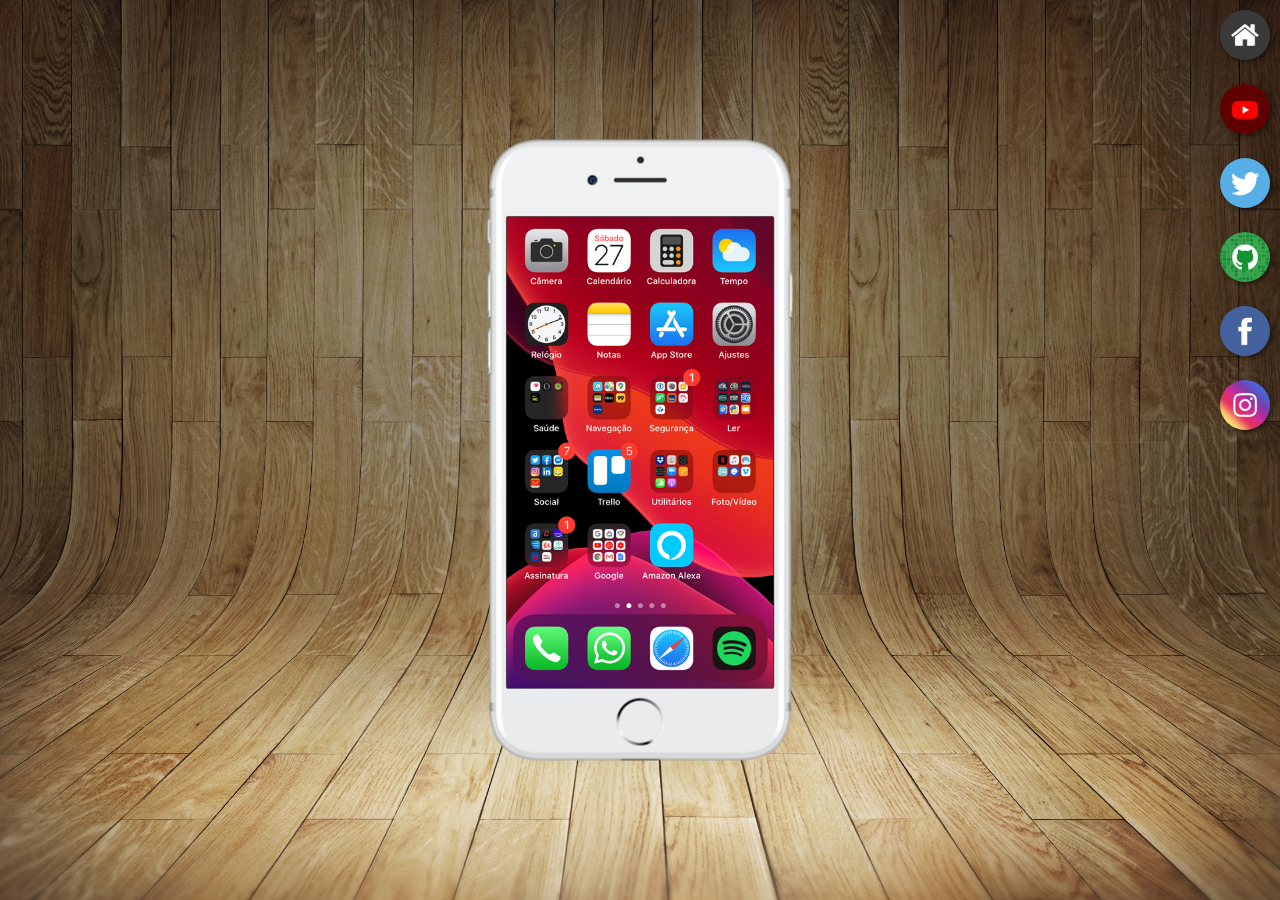
<file: index.html>
<!DOCTYPE html>
<html lang="pt-br">
<head>
    <meta charset="UTF-8">
    <meta name="viewport" content="width=device-width, initial-scale=1.0">
    <link rel="shortcut icon" href="favicon.ico" type="image/x-icon">
    <link rel="stylesheet" href="estilos/style.css">
    <title>Projeto Redes Sociais</title>
</head>
<body>
    <main>
        <section id="telefone">
            <iframe src="home.html" frameborder="0" name="tela" id="tela">Seu navegador não é compatível com isso.</iframe>
        </section>
        <section id="redes-sociais">
            <a href="home.html" target="tela"><img src="imagens/logo-home.jpg" alt="Home"></a><br>
            <a href="youtube.html" target="tela"><img src="imagens/logo-youtube.jpg" alt="YouTube"></a><br>
            <a href="twitter.html" target="tela"><img src="imagens/logo-twitter.jpg" alt="Twitter"></a><br>
            <a href="github.html" target="tela"><img src="imagens/logo-github.jpg" alt="GitHub"></a><br>
            <a href="facebook.html" target="tela"><img src="imagens/logo-facebook.jpg" alt="Facebook"></a><br>
            <a href="instagram.html" target="tela"><img src="imagens/logo-instagram.jpg" alt="Instagram"></a>
        </section>
    </main>
</body>
</html>
</file>
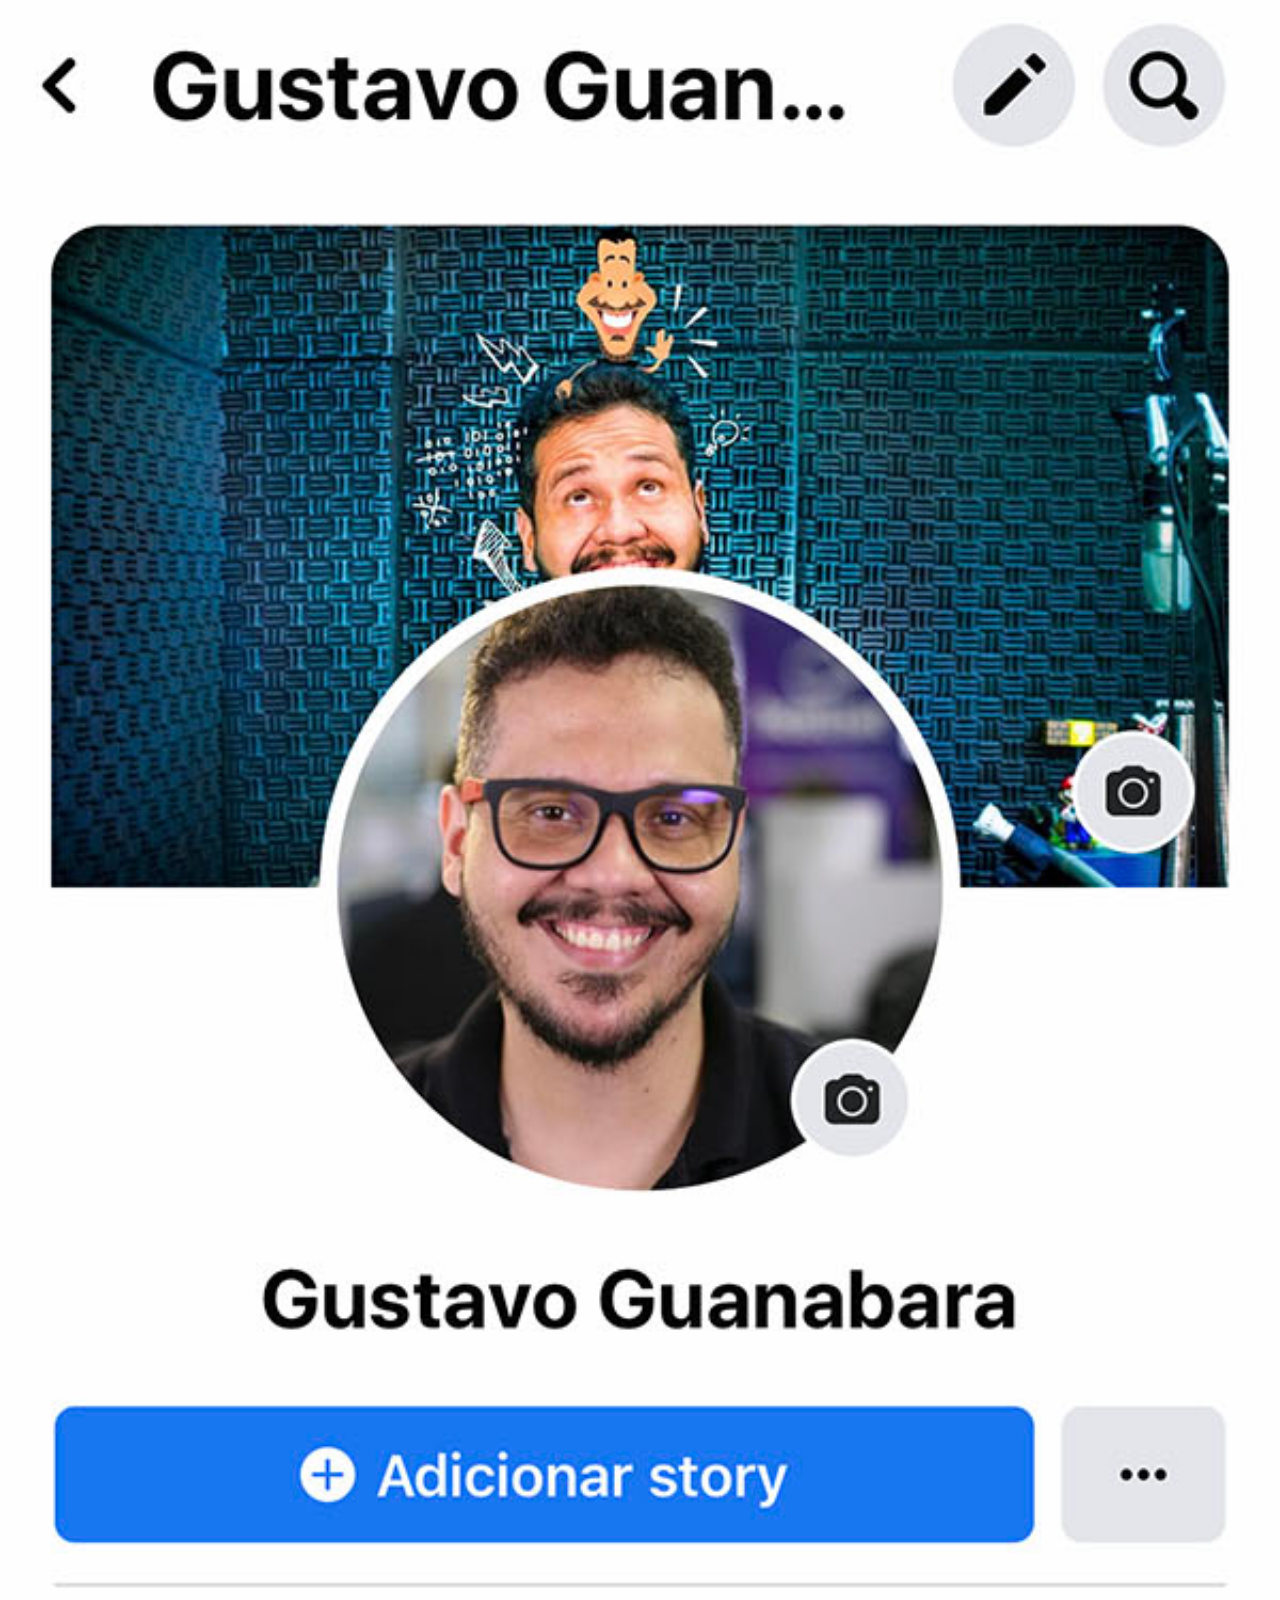
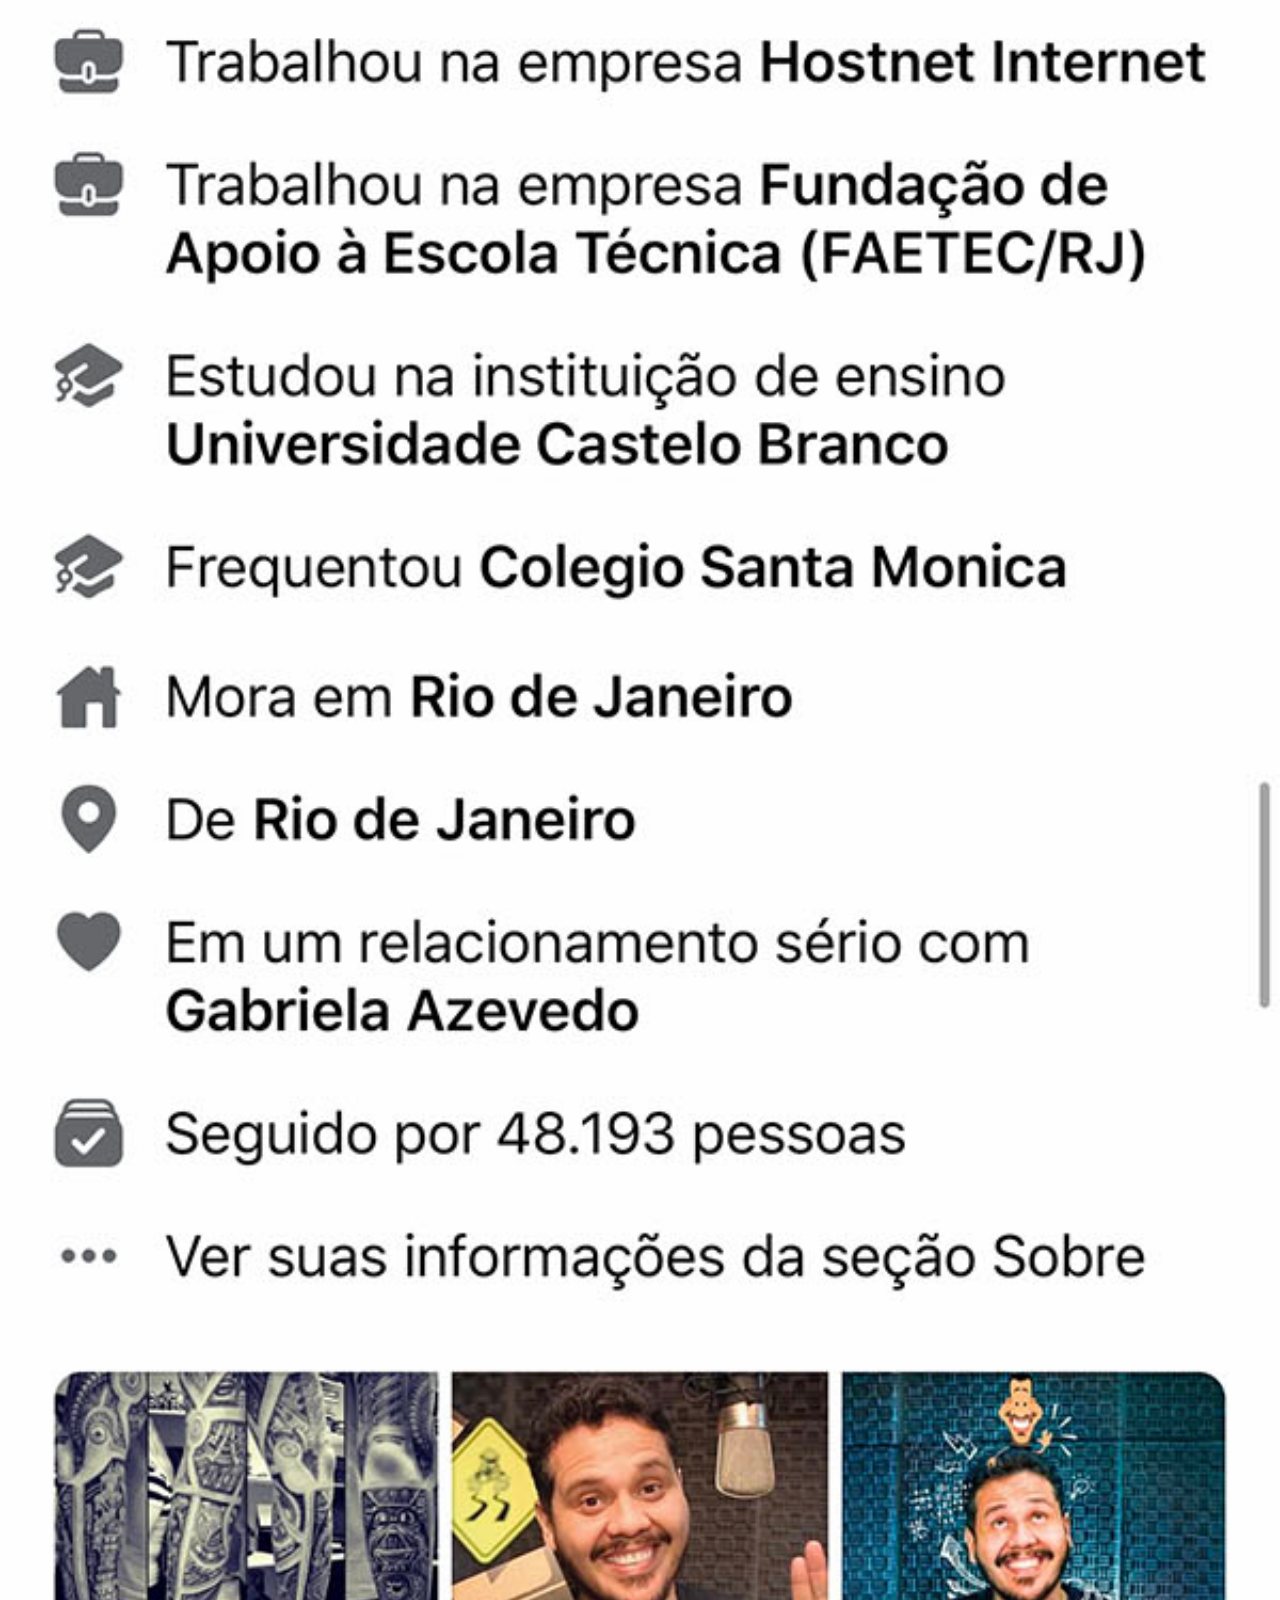
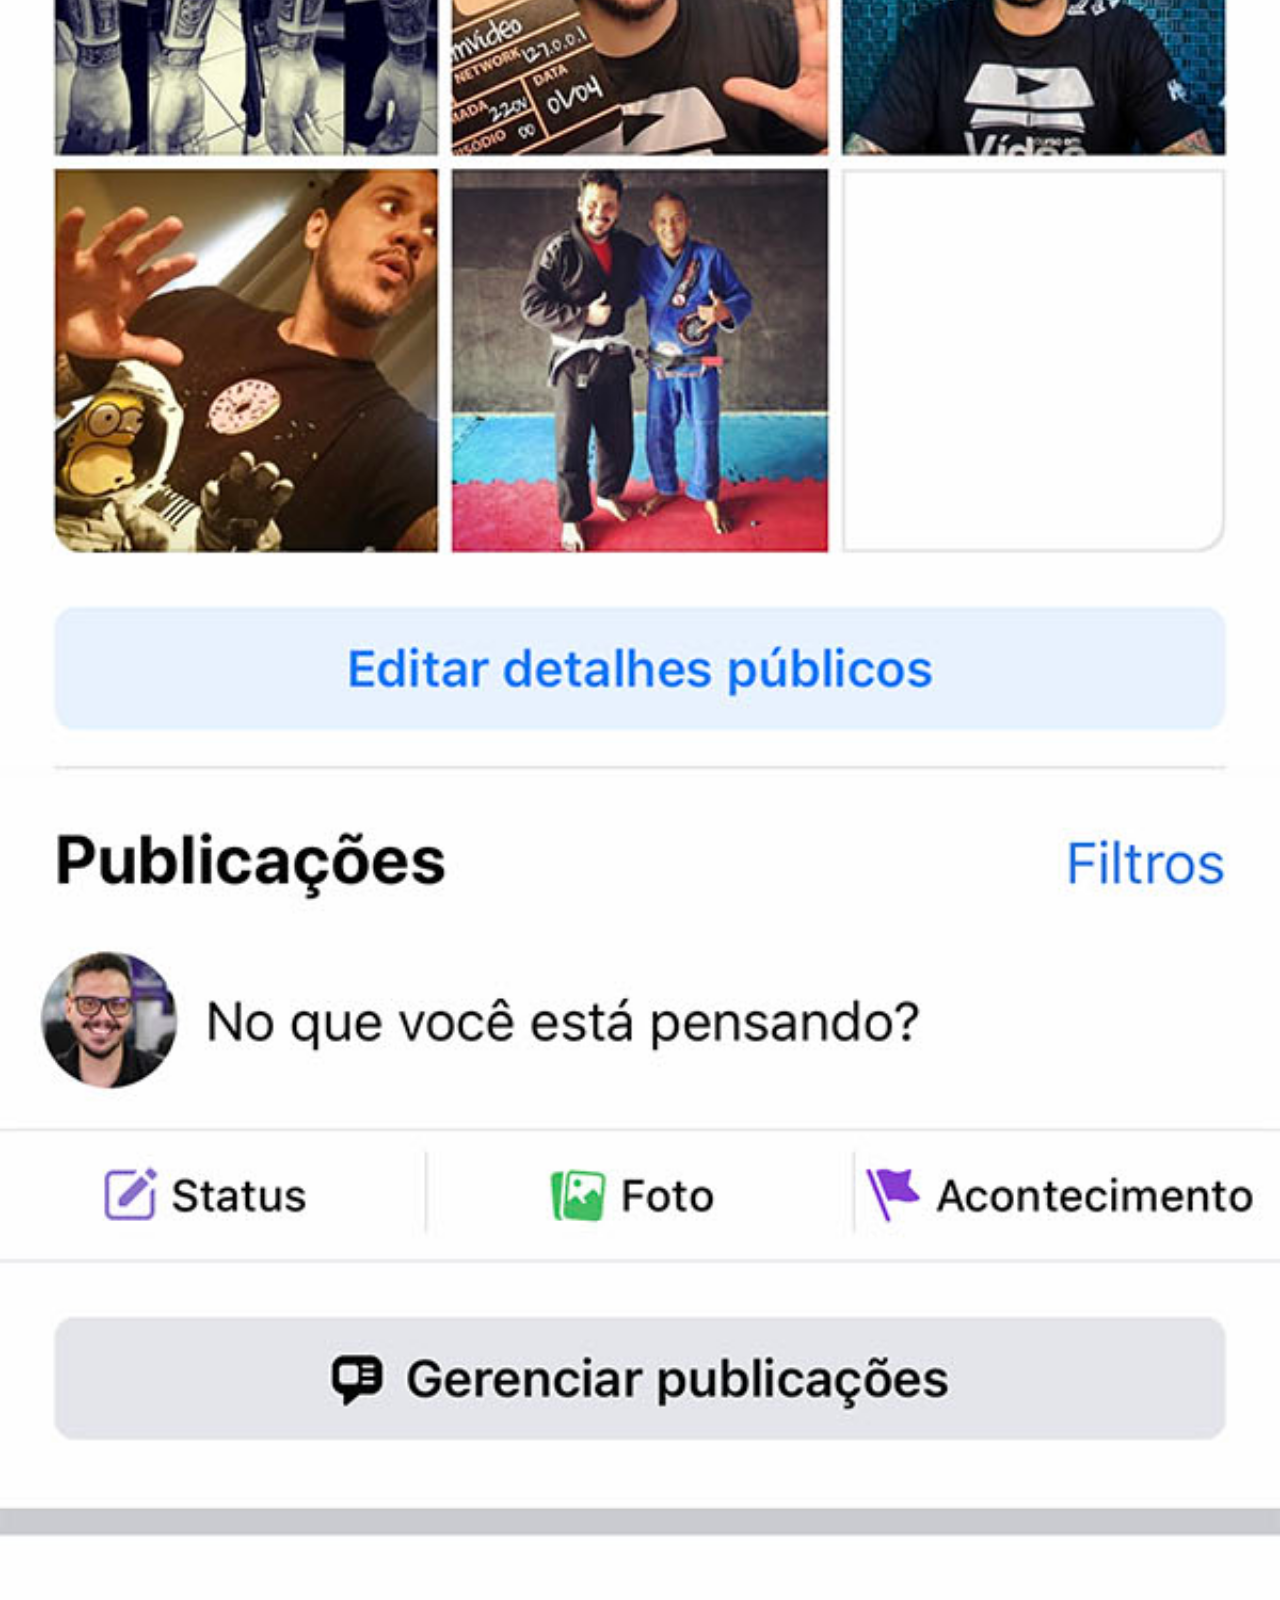
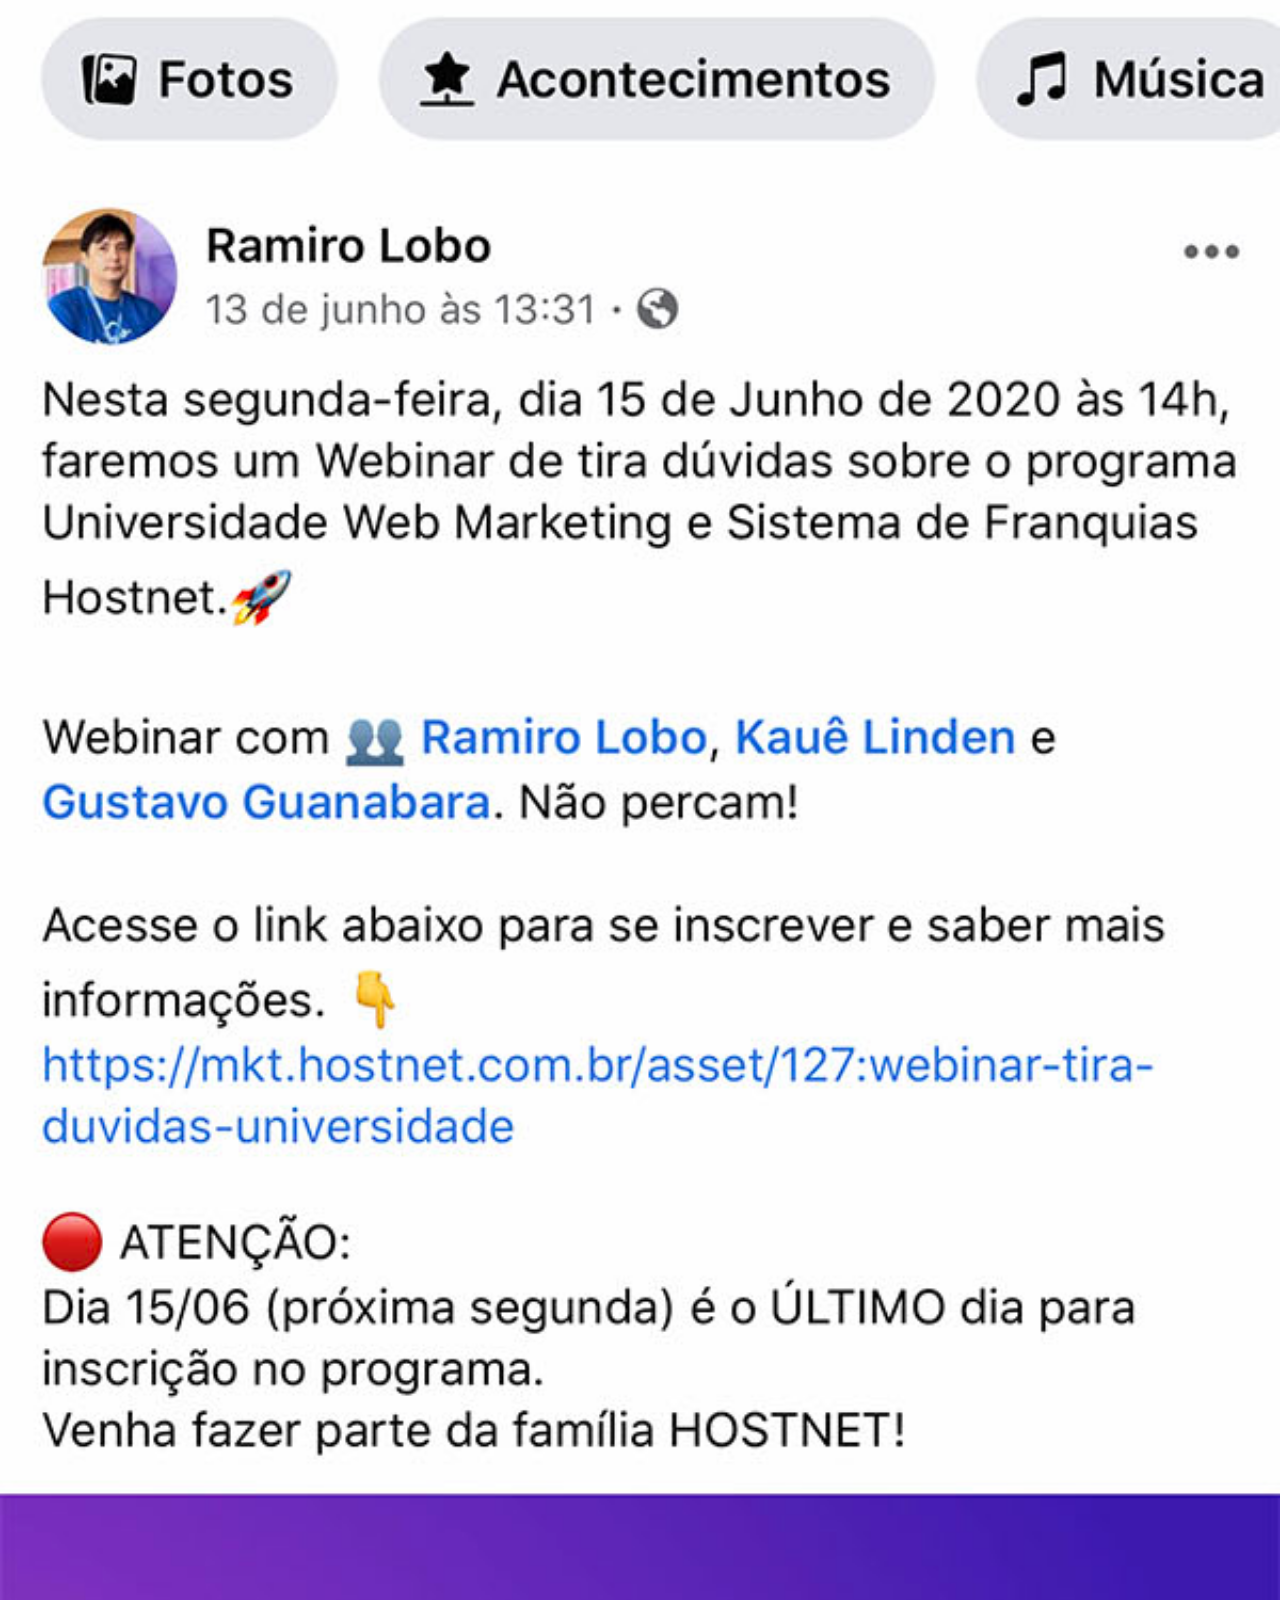
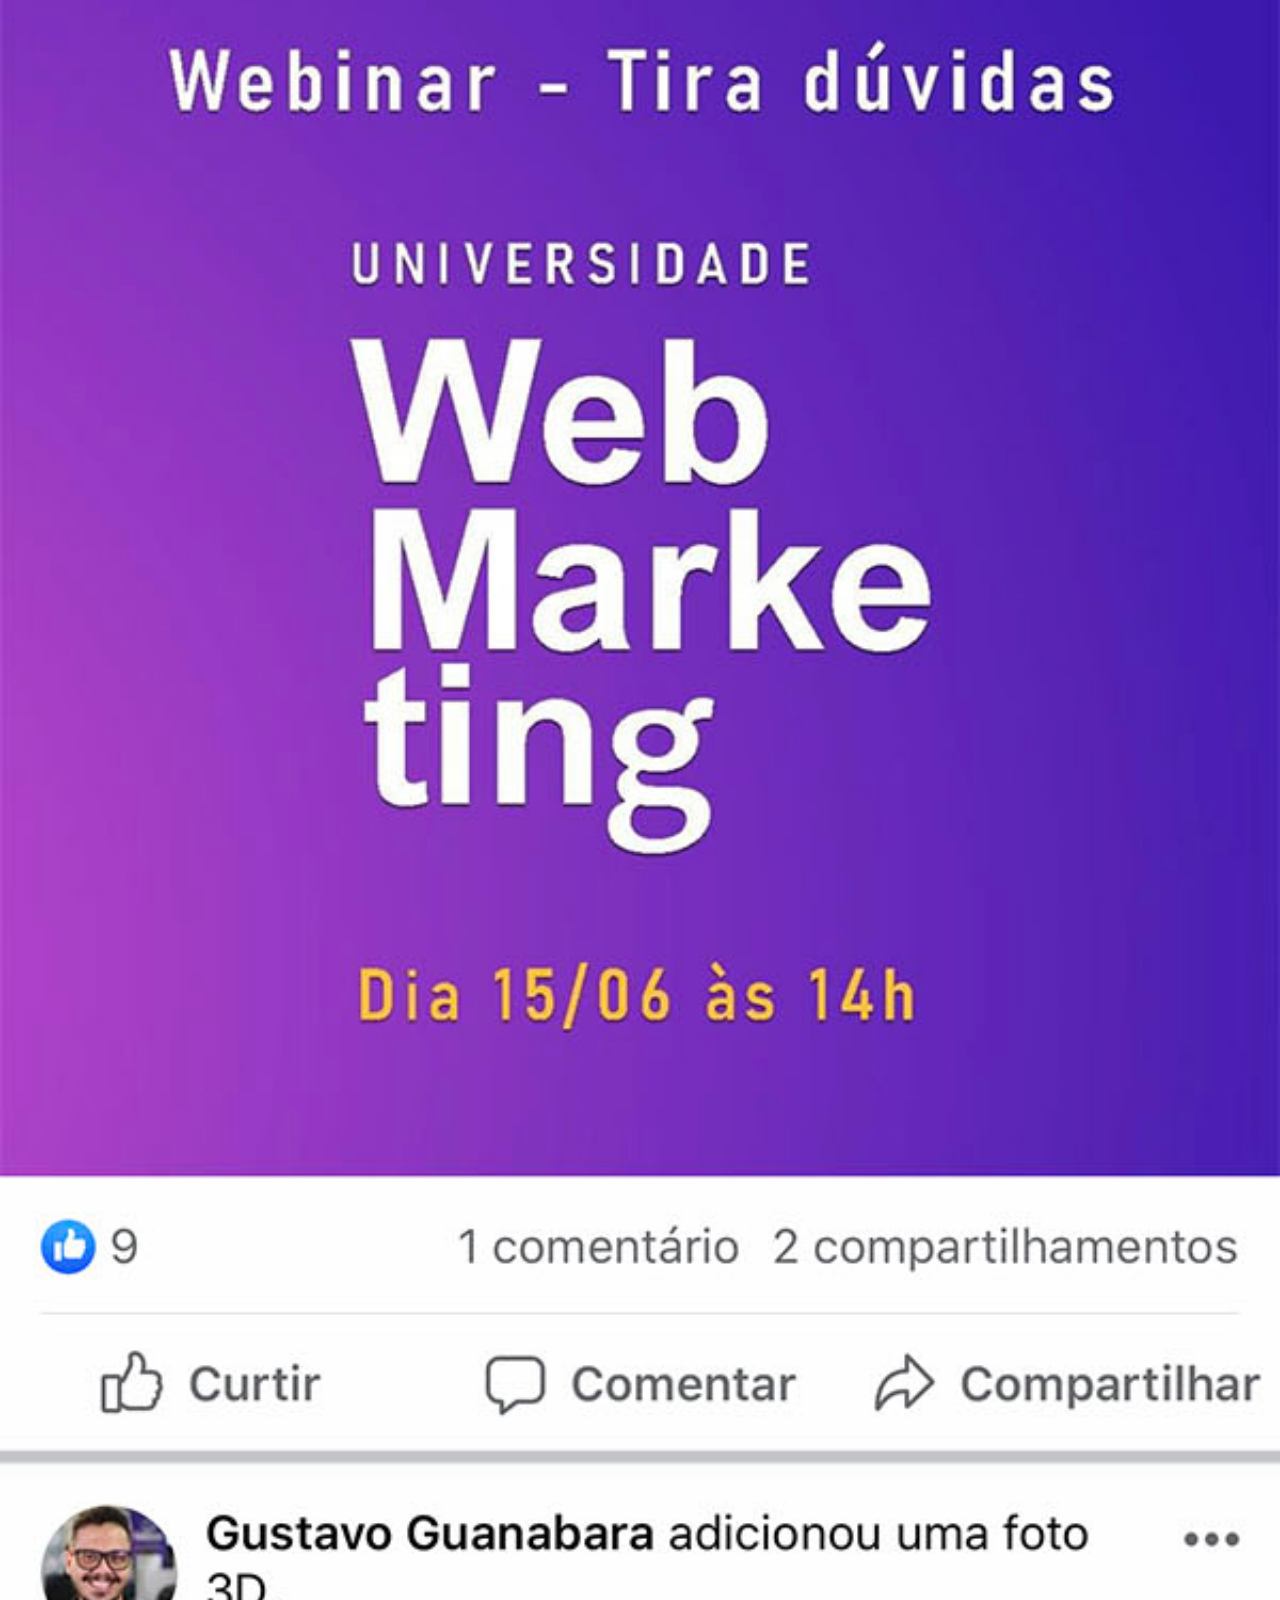
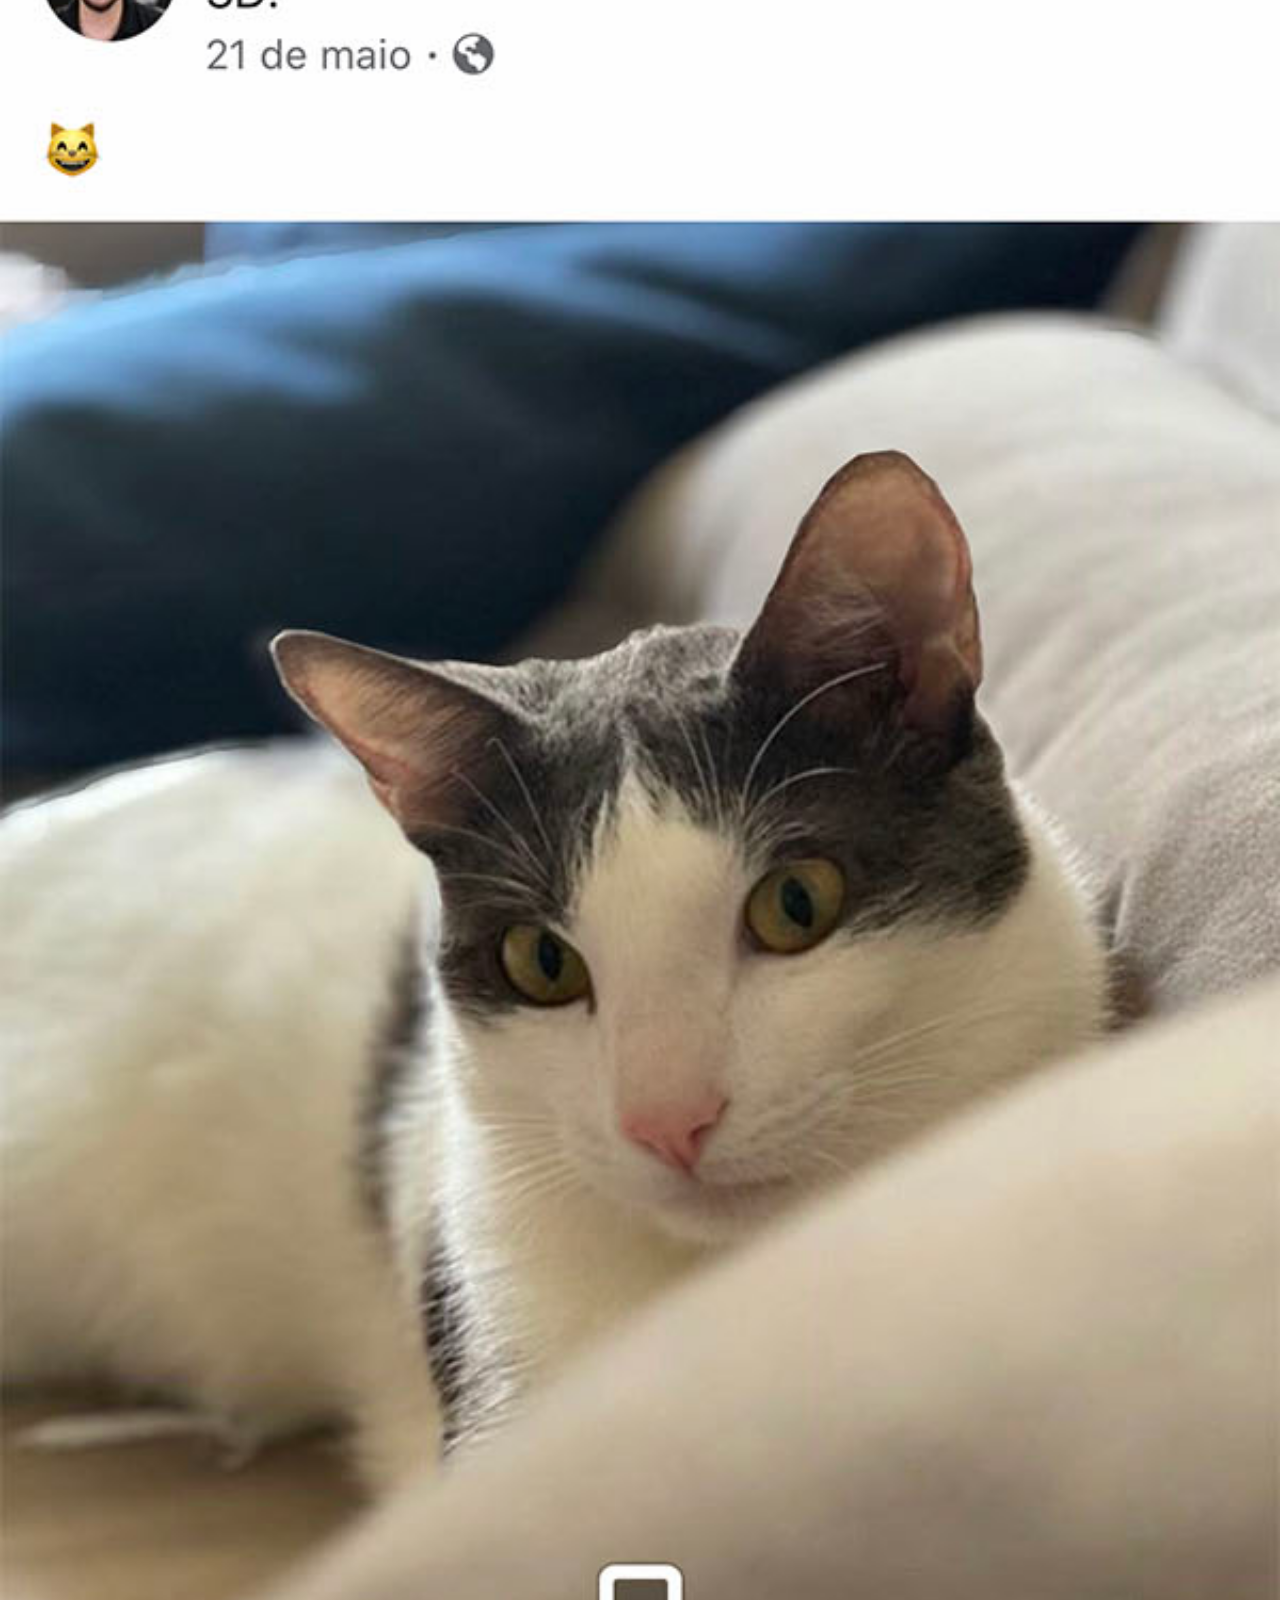
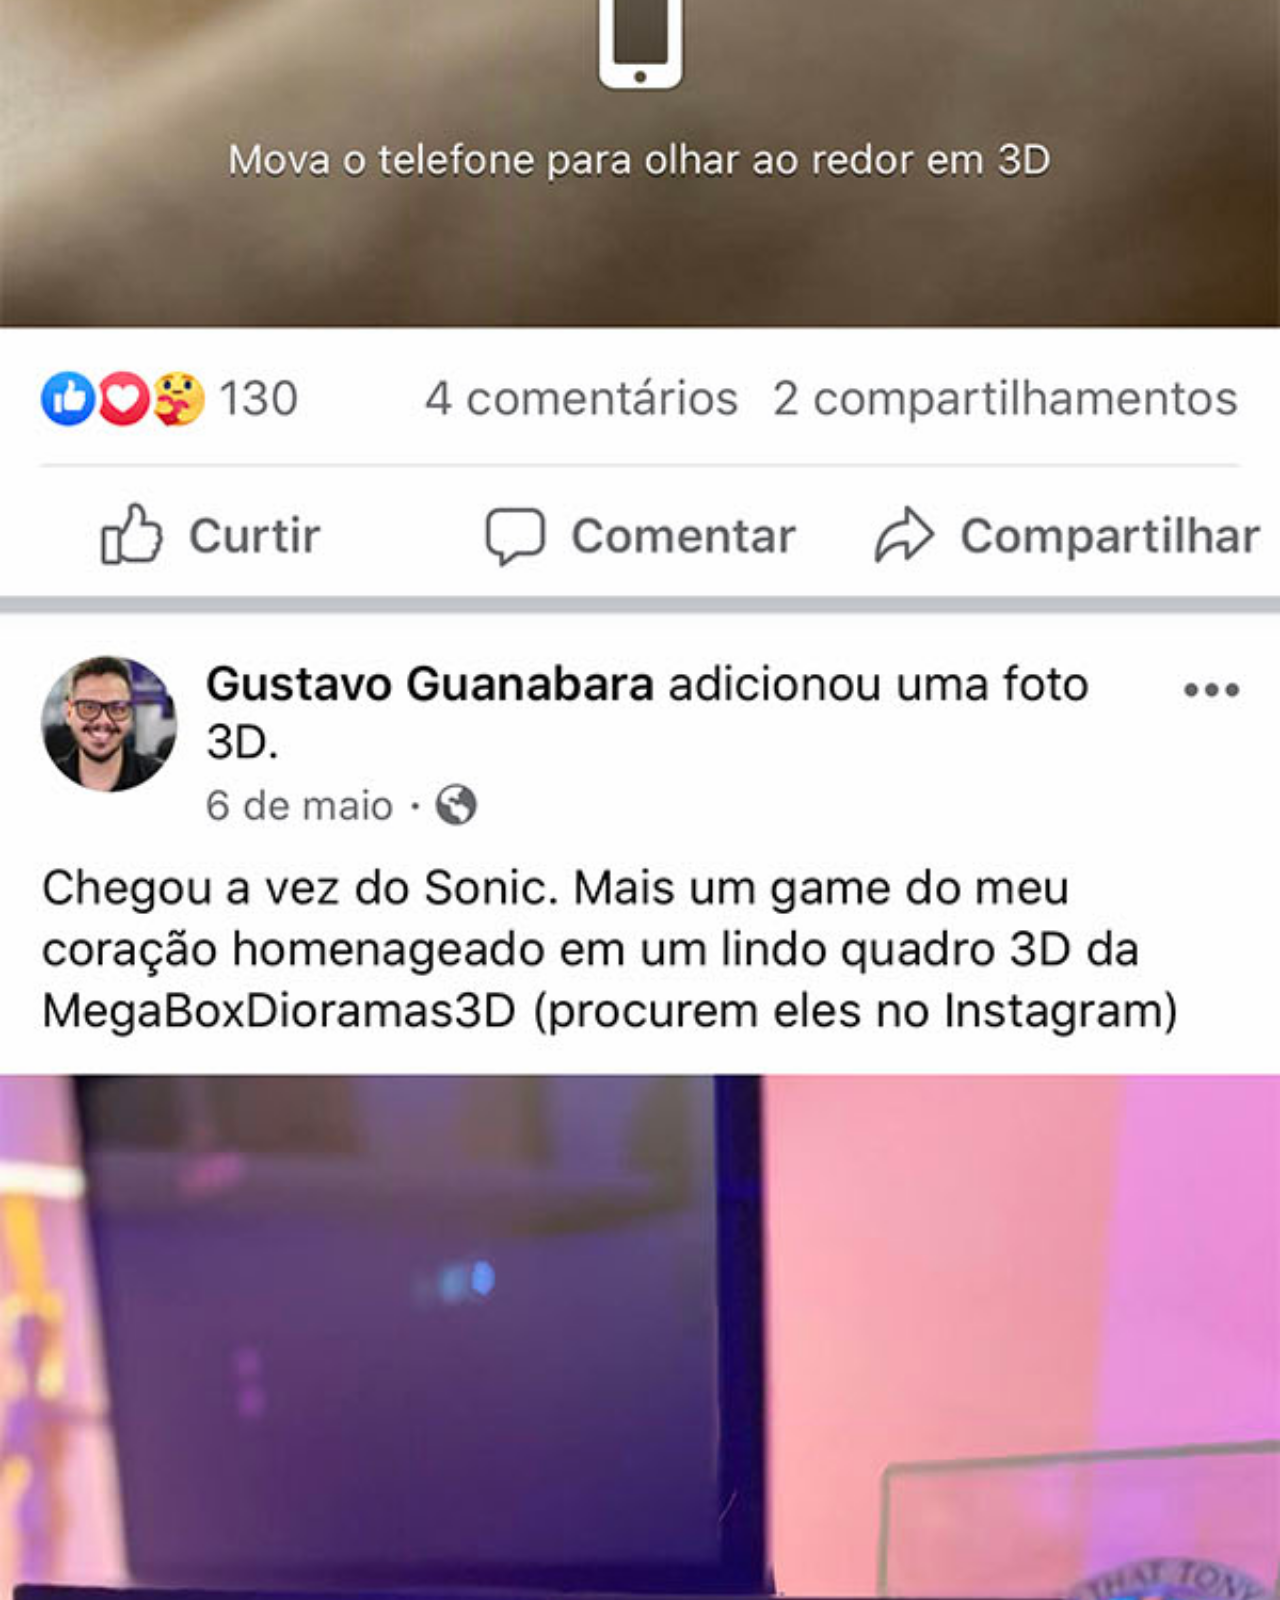
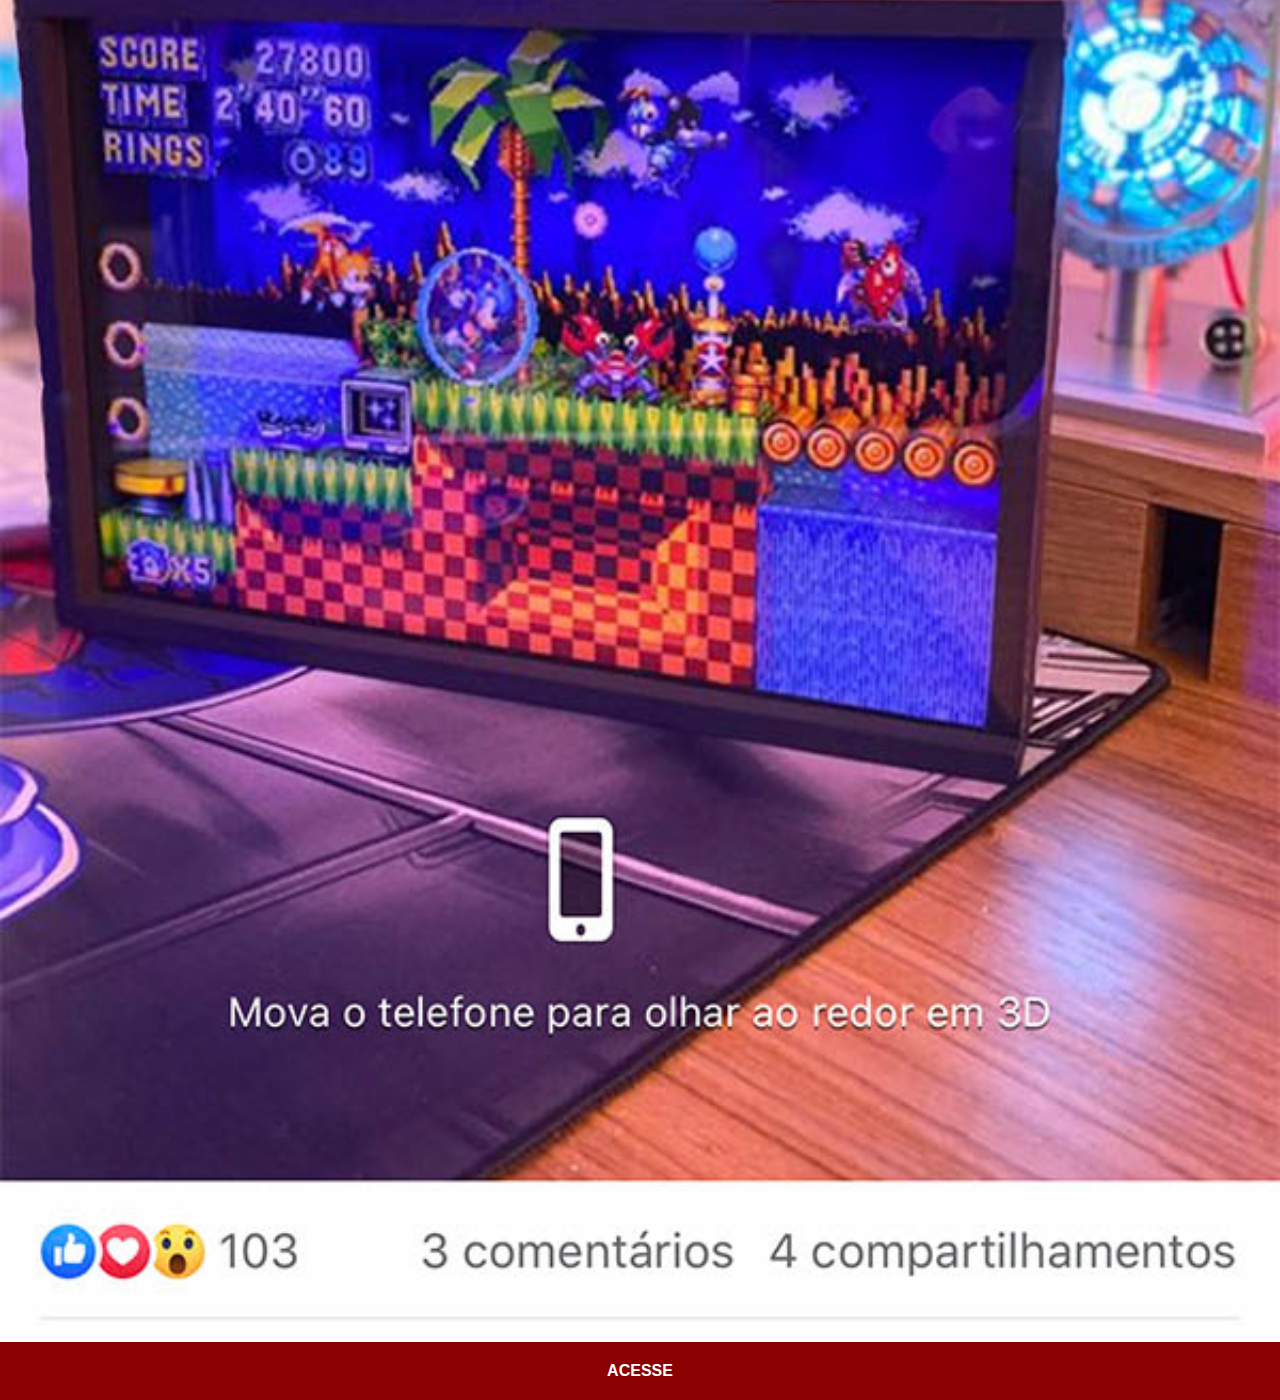
<file: facebook.html>
<!DOCTYPE html>
<html lang="pt-br">
<head>
    <meta charset="UTF-8">
    <meta name="viewport" content="width=device-width, initial-scale=1.0">
    <title>Document</title>
    <link rel="stylesheet" href="estilos/social.css">
</head>
<body>
    <img src="imagens/tela-facebook.jpg" alt="Tela Facebook">
    <a href="https://www.facebook.com/gustavoguanabara/?locale=pt_BR" target="_blank">ACESSE</a>
</body>
</html>
</file>
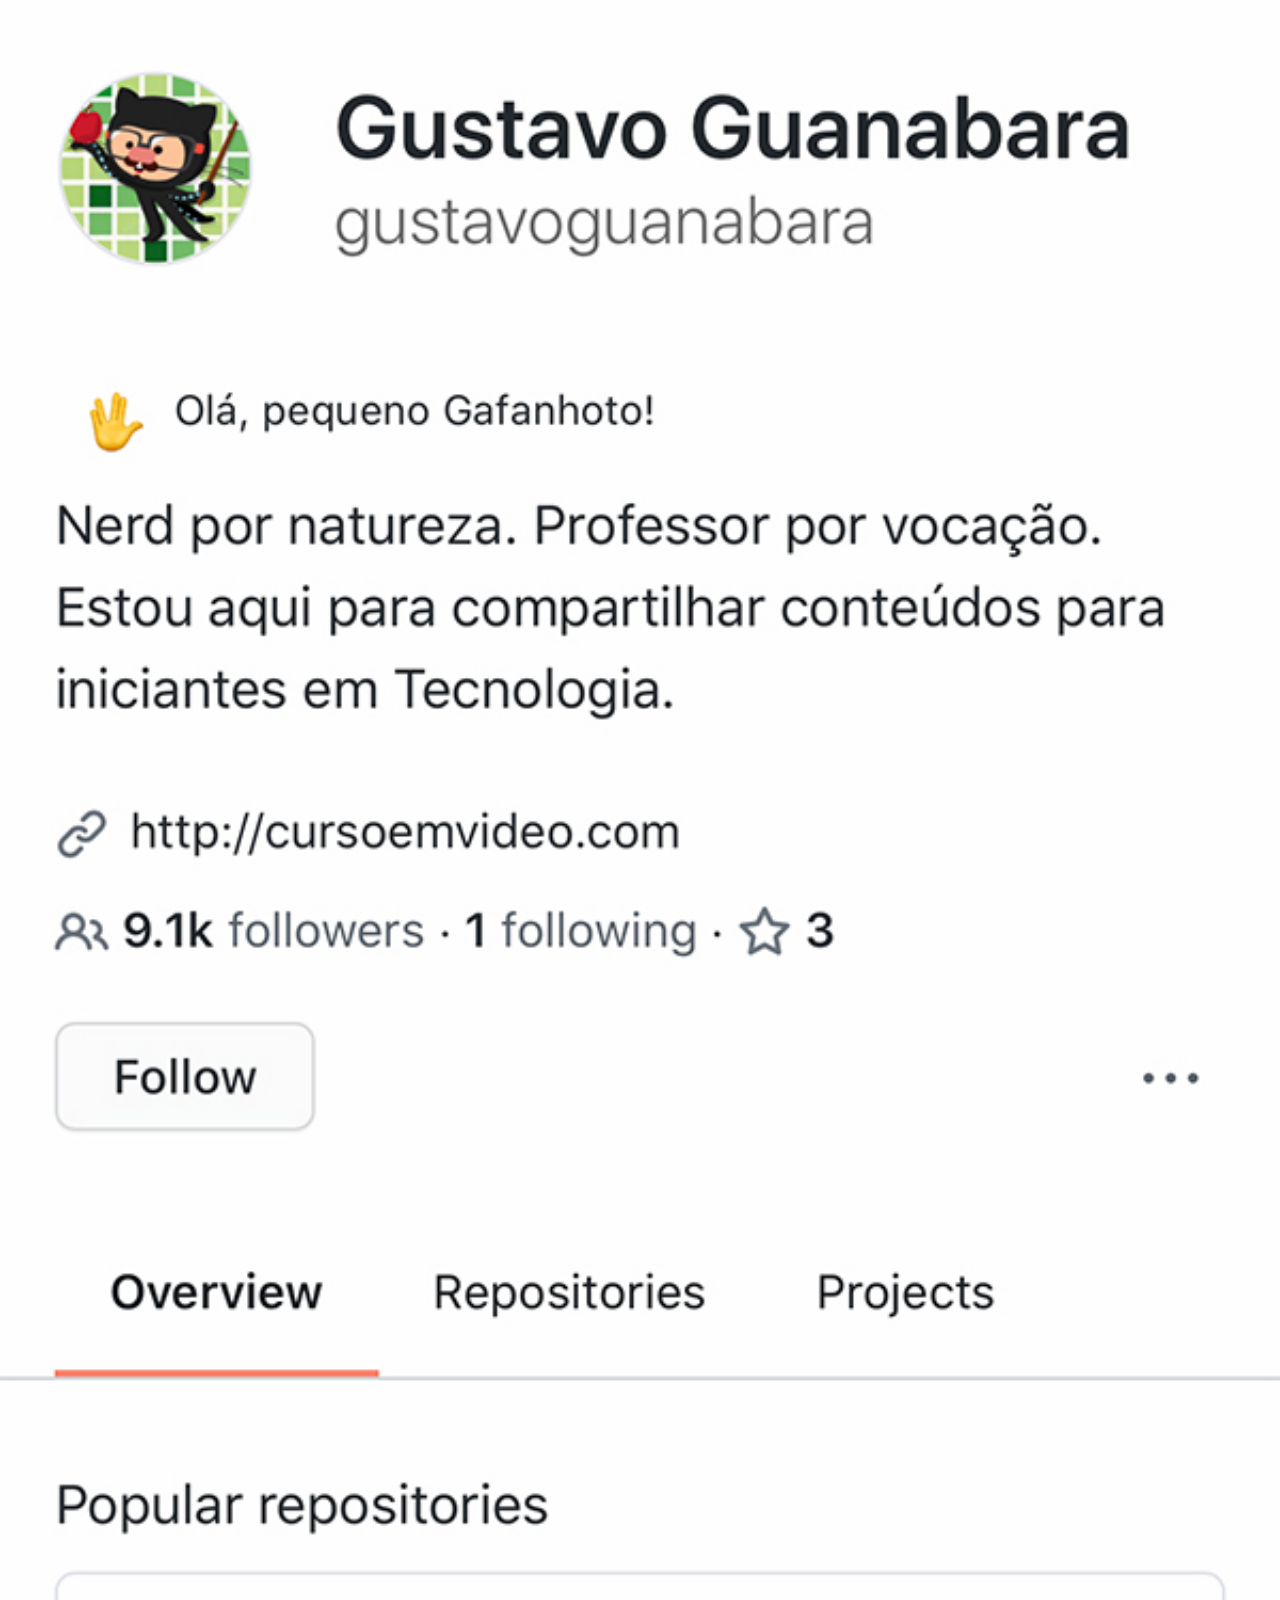
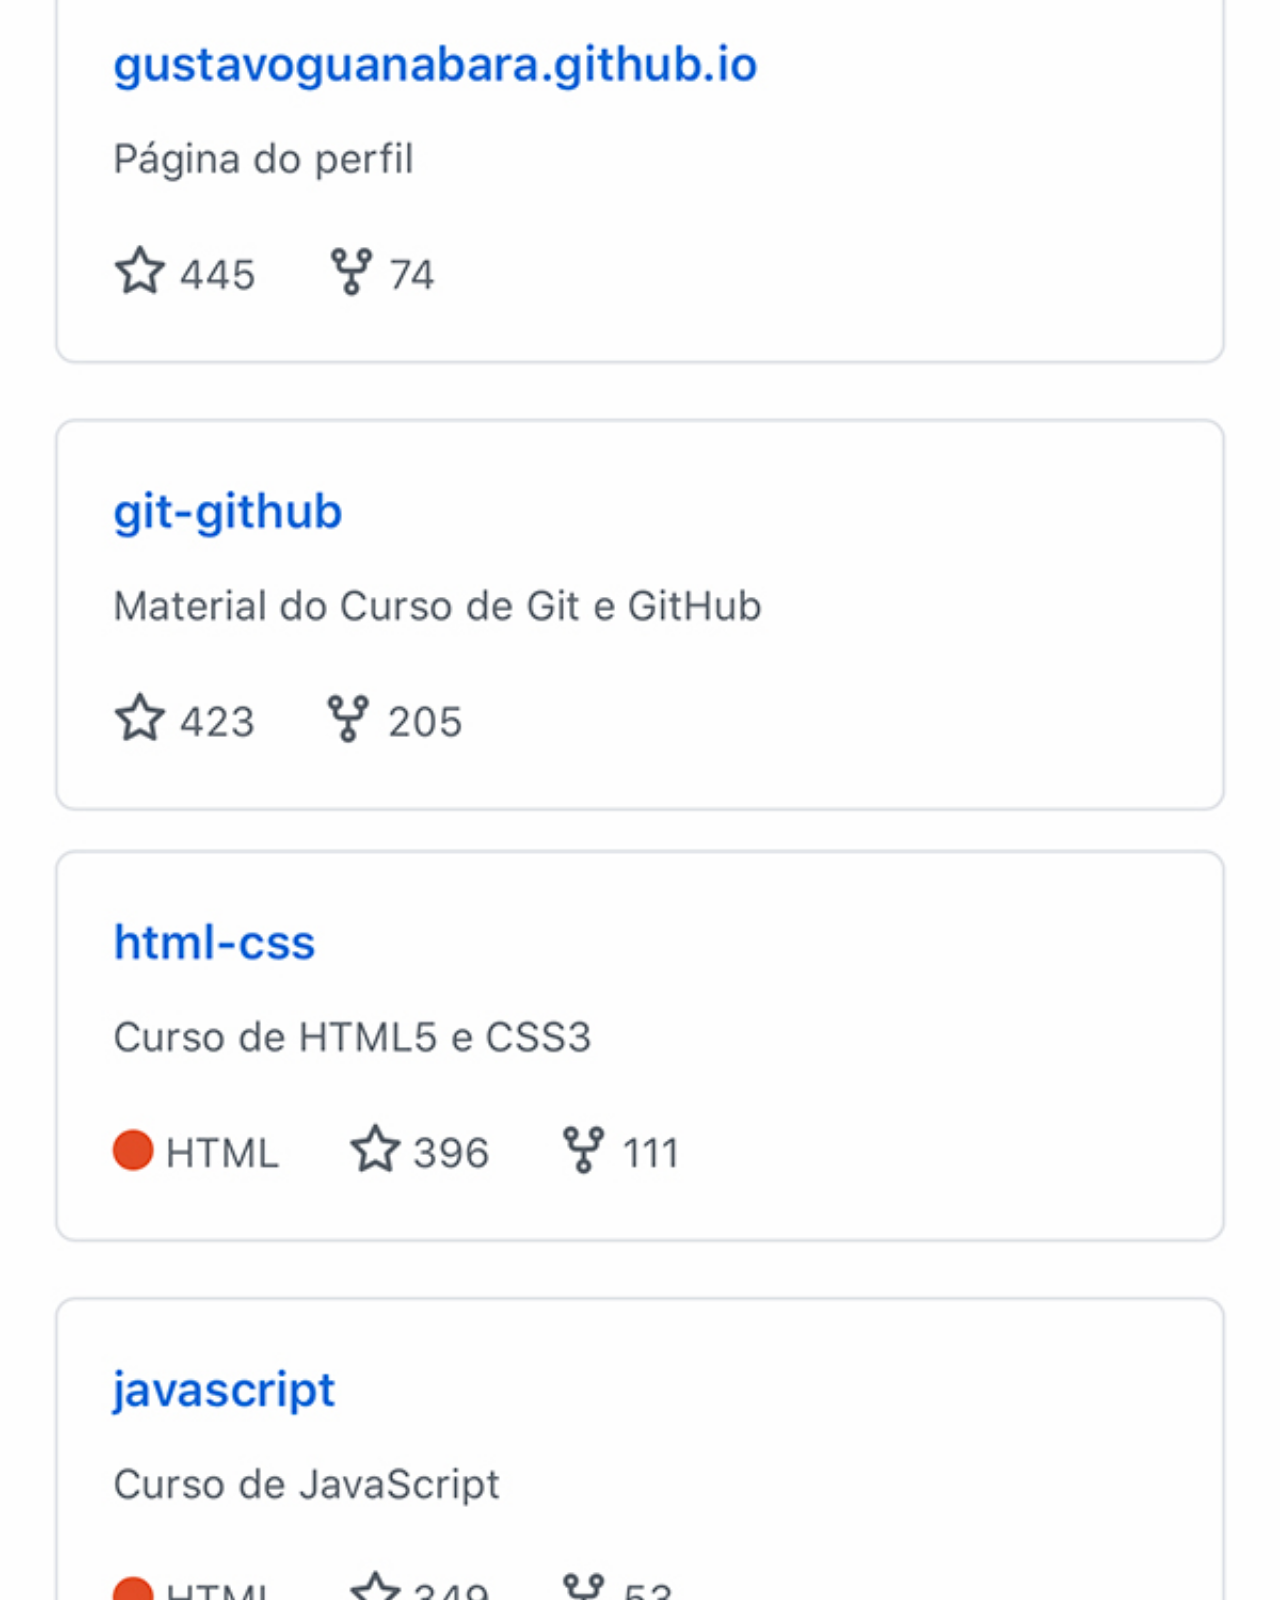
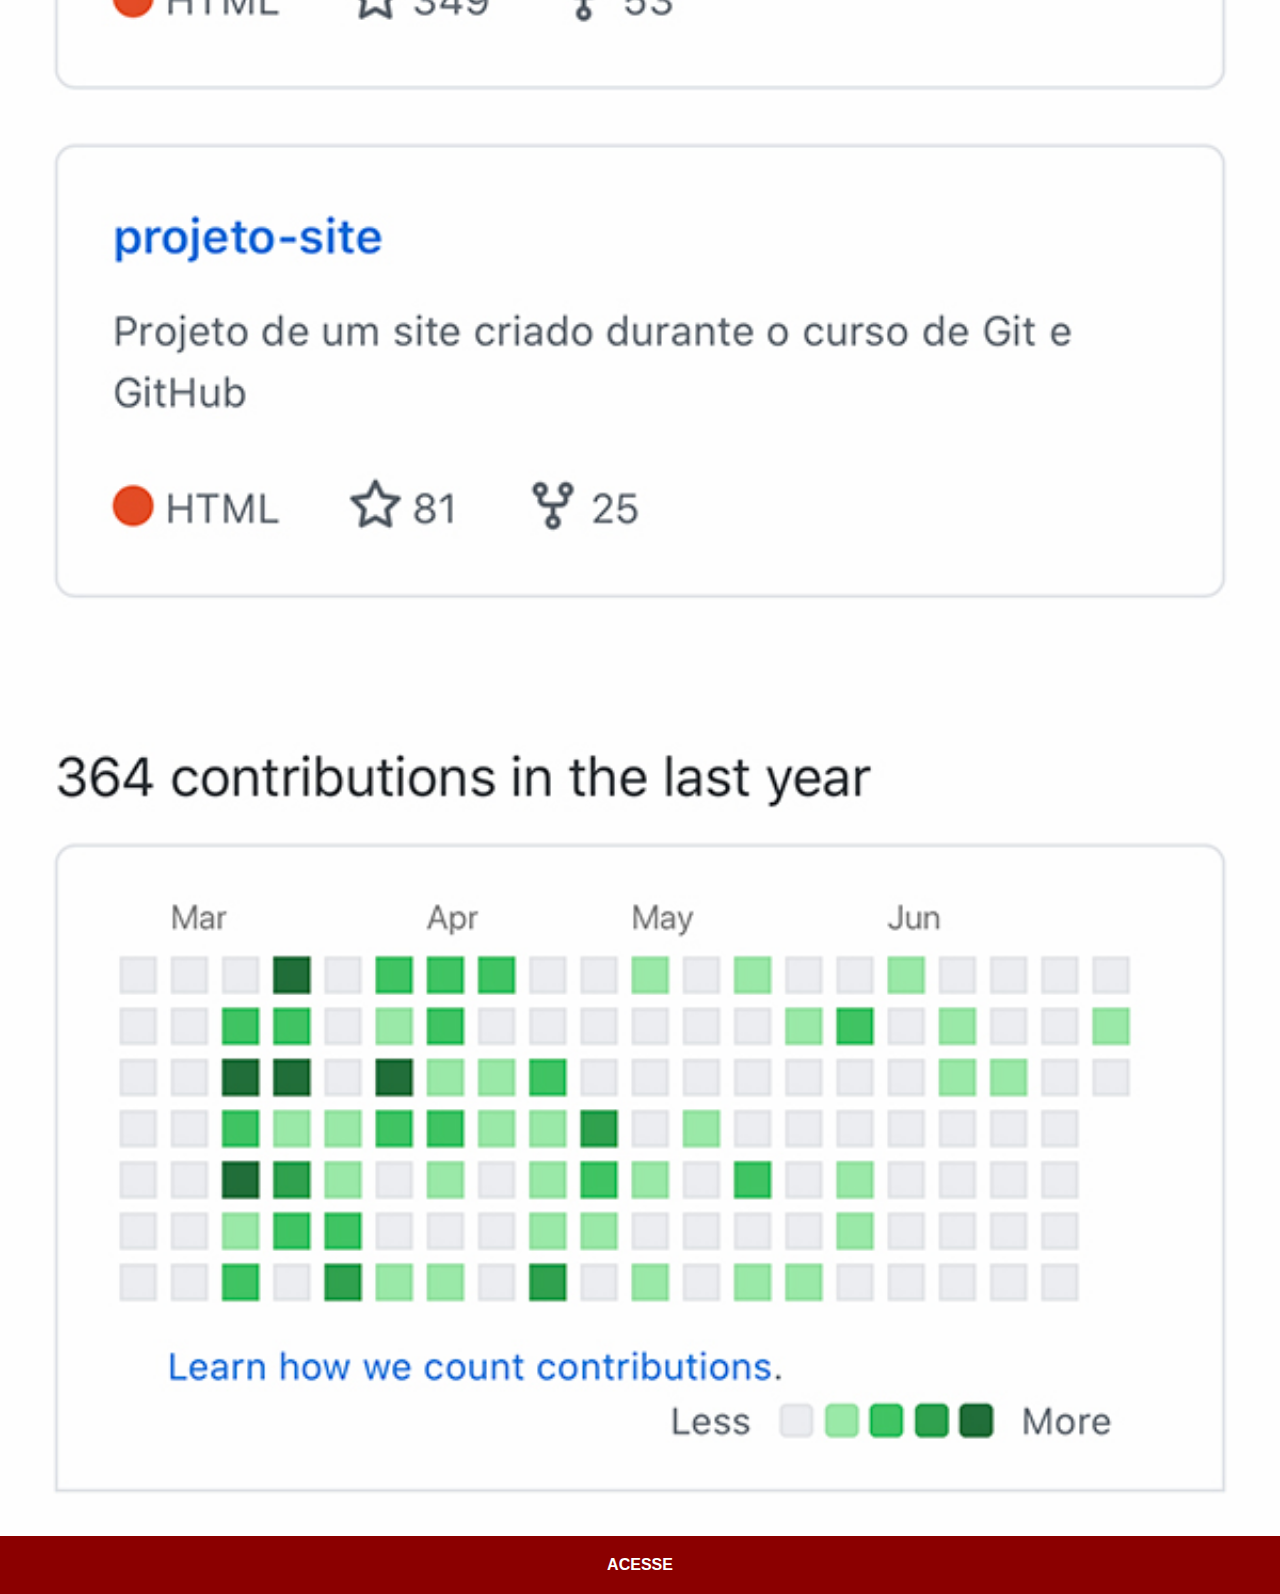
<file: github.html>
<!DOCTYPE html>
<html lang="pt-br">
<head>
    <meta charset="UTF-8">
    <meta name="viewport" content="width=device-width, initial-scale=1.0">
    <title>Document</title>
    <link rel="stylesheet" href="estilos/social.css">
</head>
<body>
    <img src="imagens/tela-github.jpg" alt="">
    <a href="https://github.com/gustavoguanabara" target="_blank">ACESSE</a>
</body>
</html>
</file>
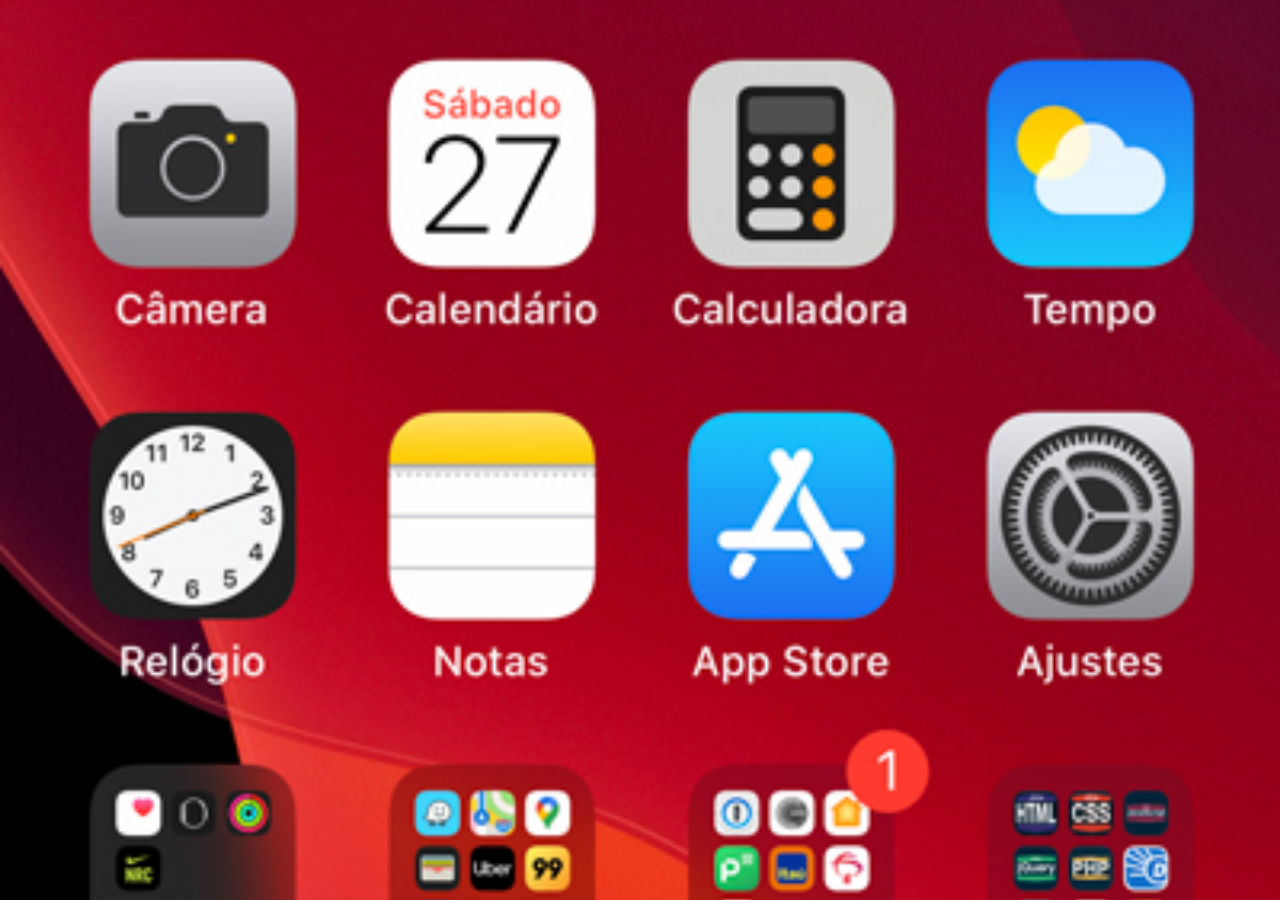
<file: home.html>
<!DOCTYPE html>
<html lang="pt-br">
<head>
    <meta charset="UTF-8">
    <meta name="viewport" content="width=device-width, initial-scale=1.0">
    <title>Home</title>
    <style>
        *{
            margin: 0px;
            padding: 0px;
        }
        body {
           width: 100vw; 
           height: 100vh;
           background: black url('imagens/tela-home.jpg') no-repeat top center;
           background-size: cover;
        }
    </style>
</head>
<body>
    
</body>
</html>
</file>
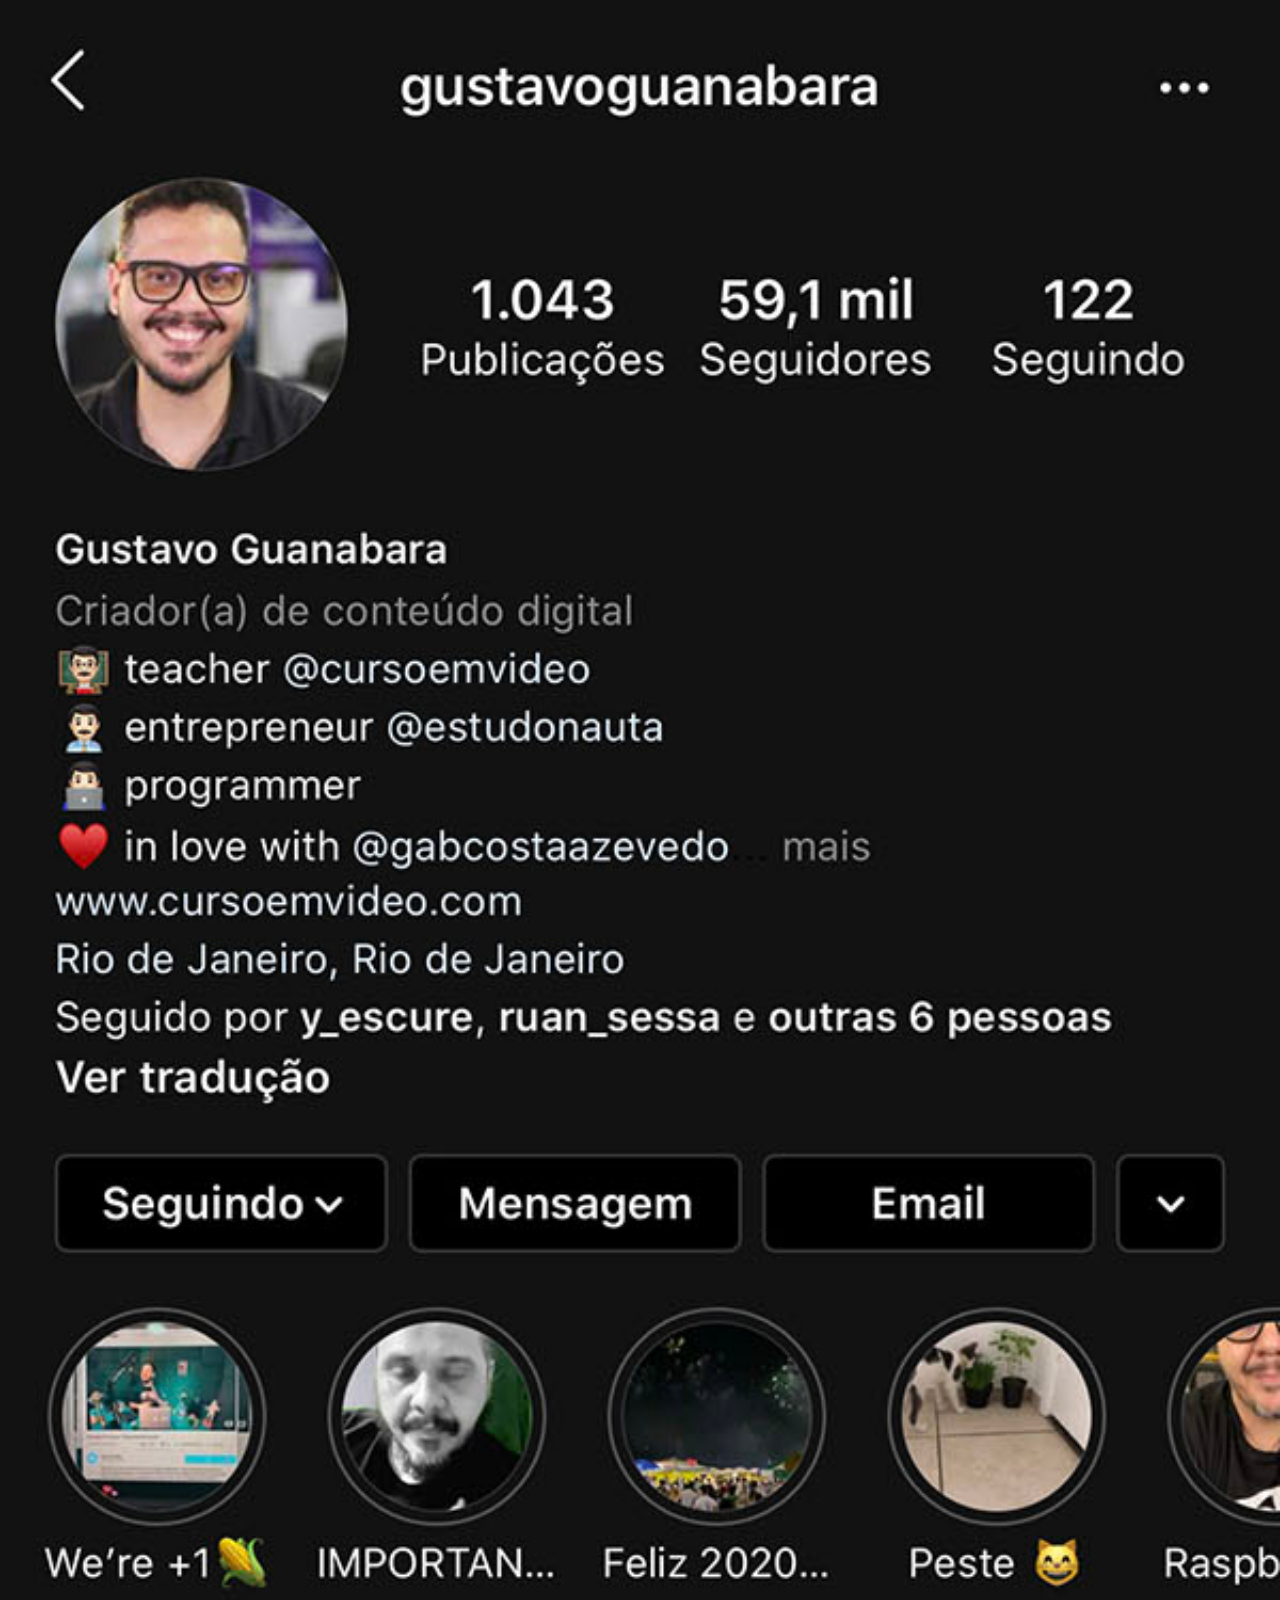
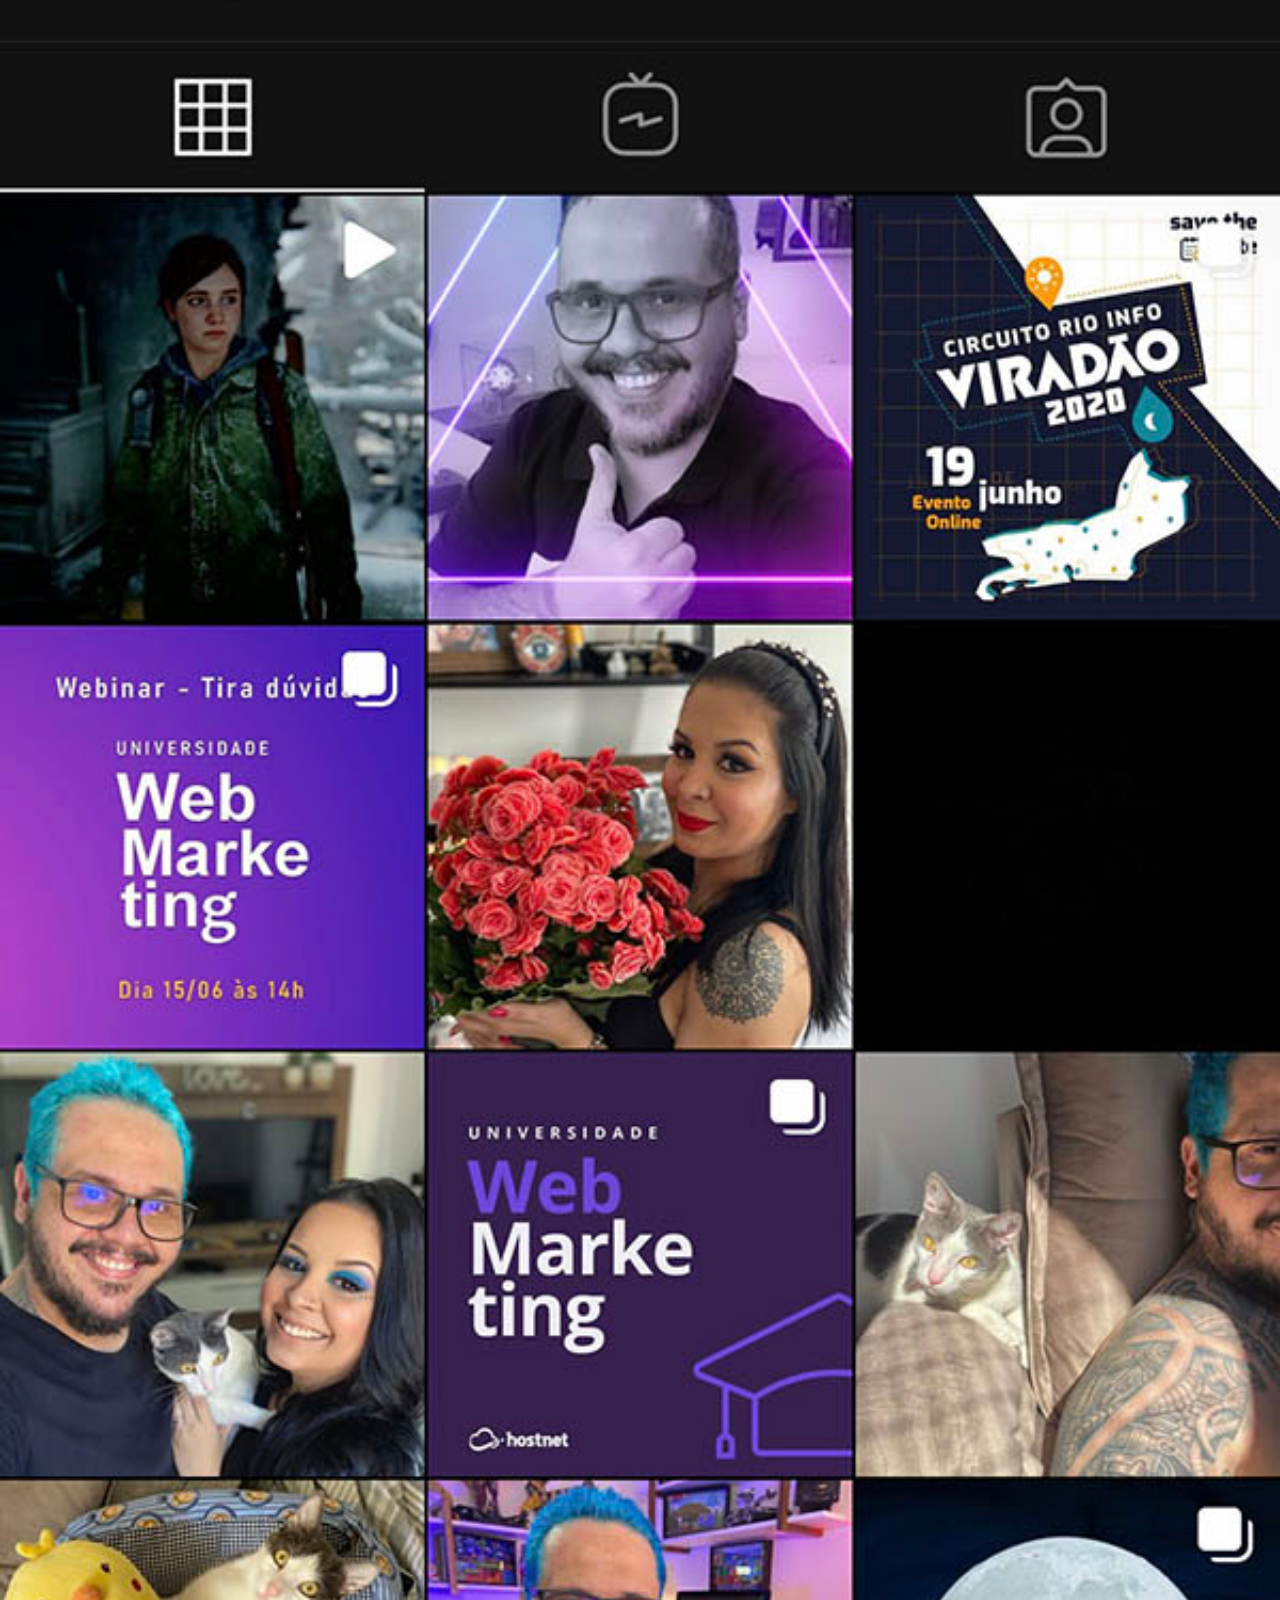
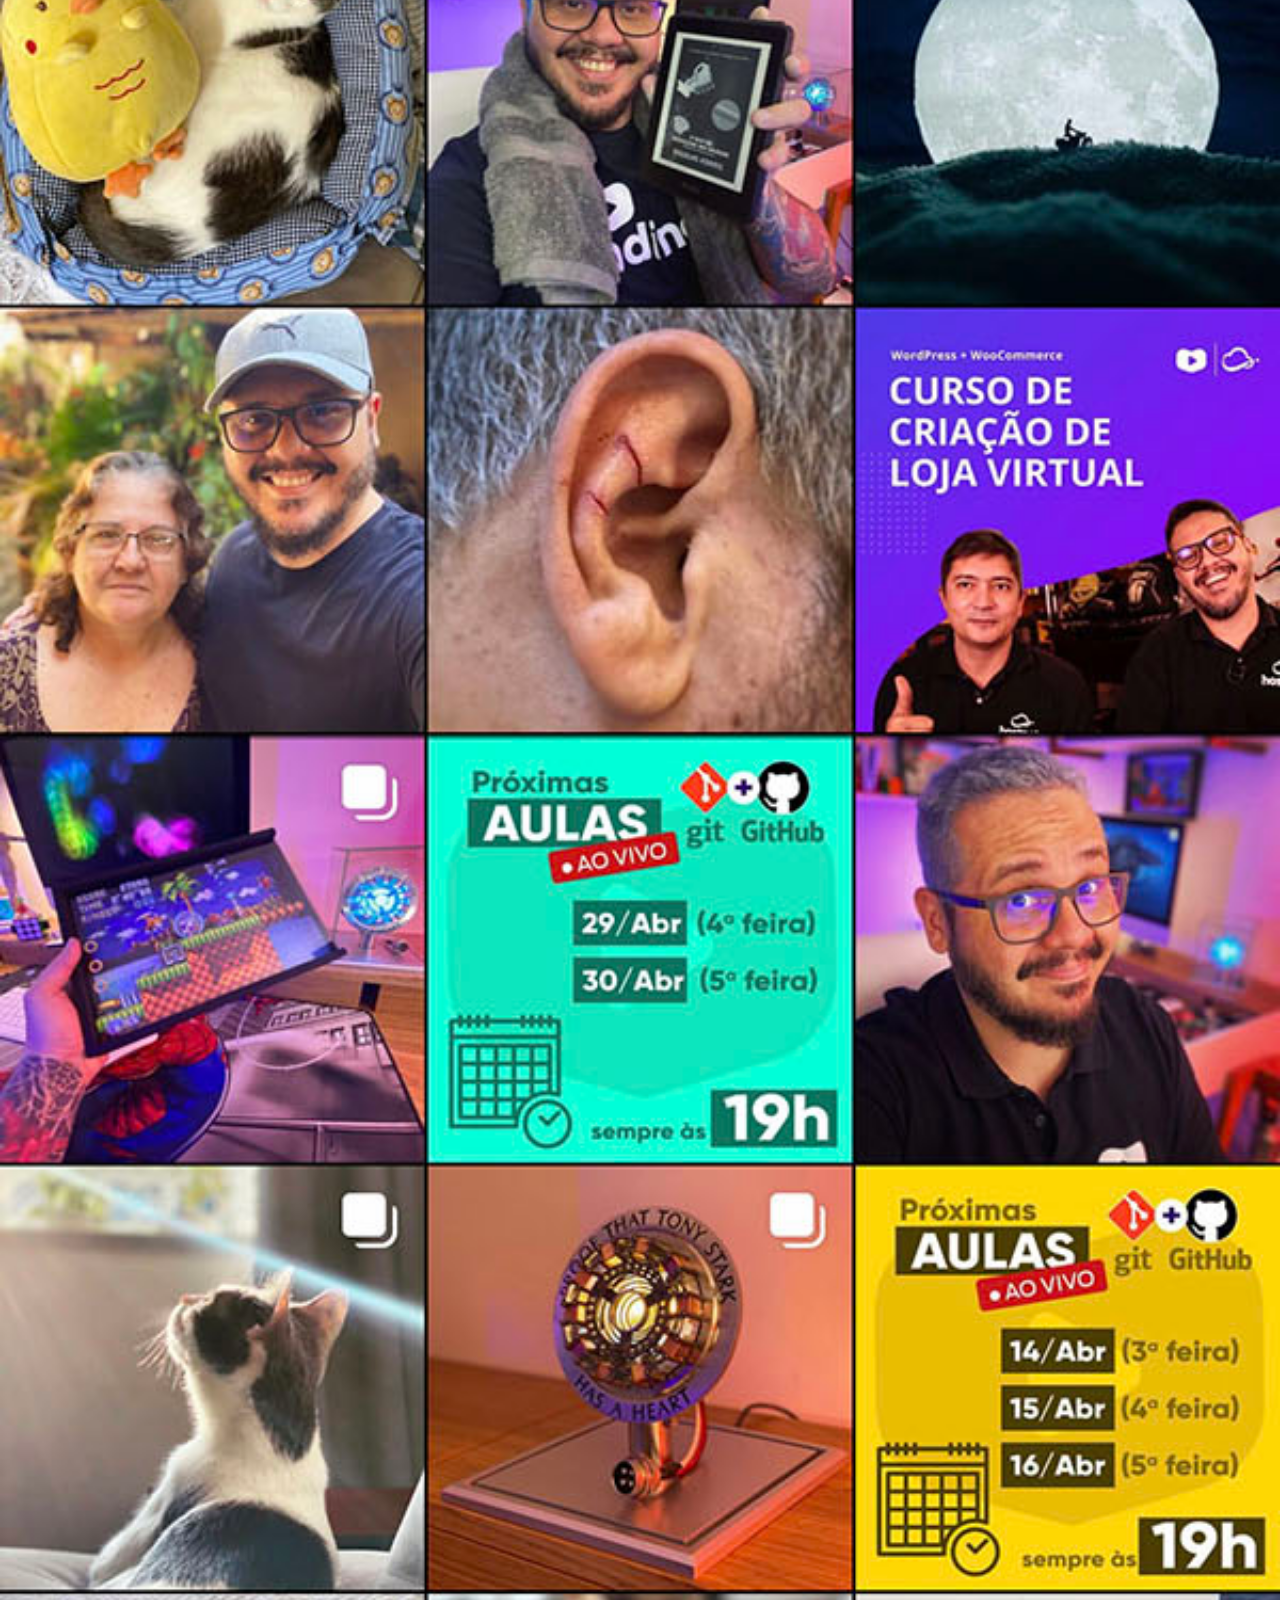
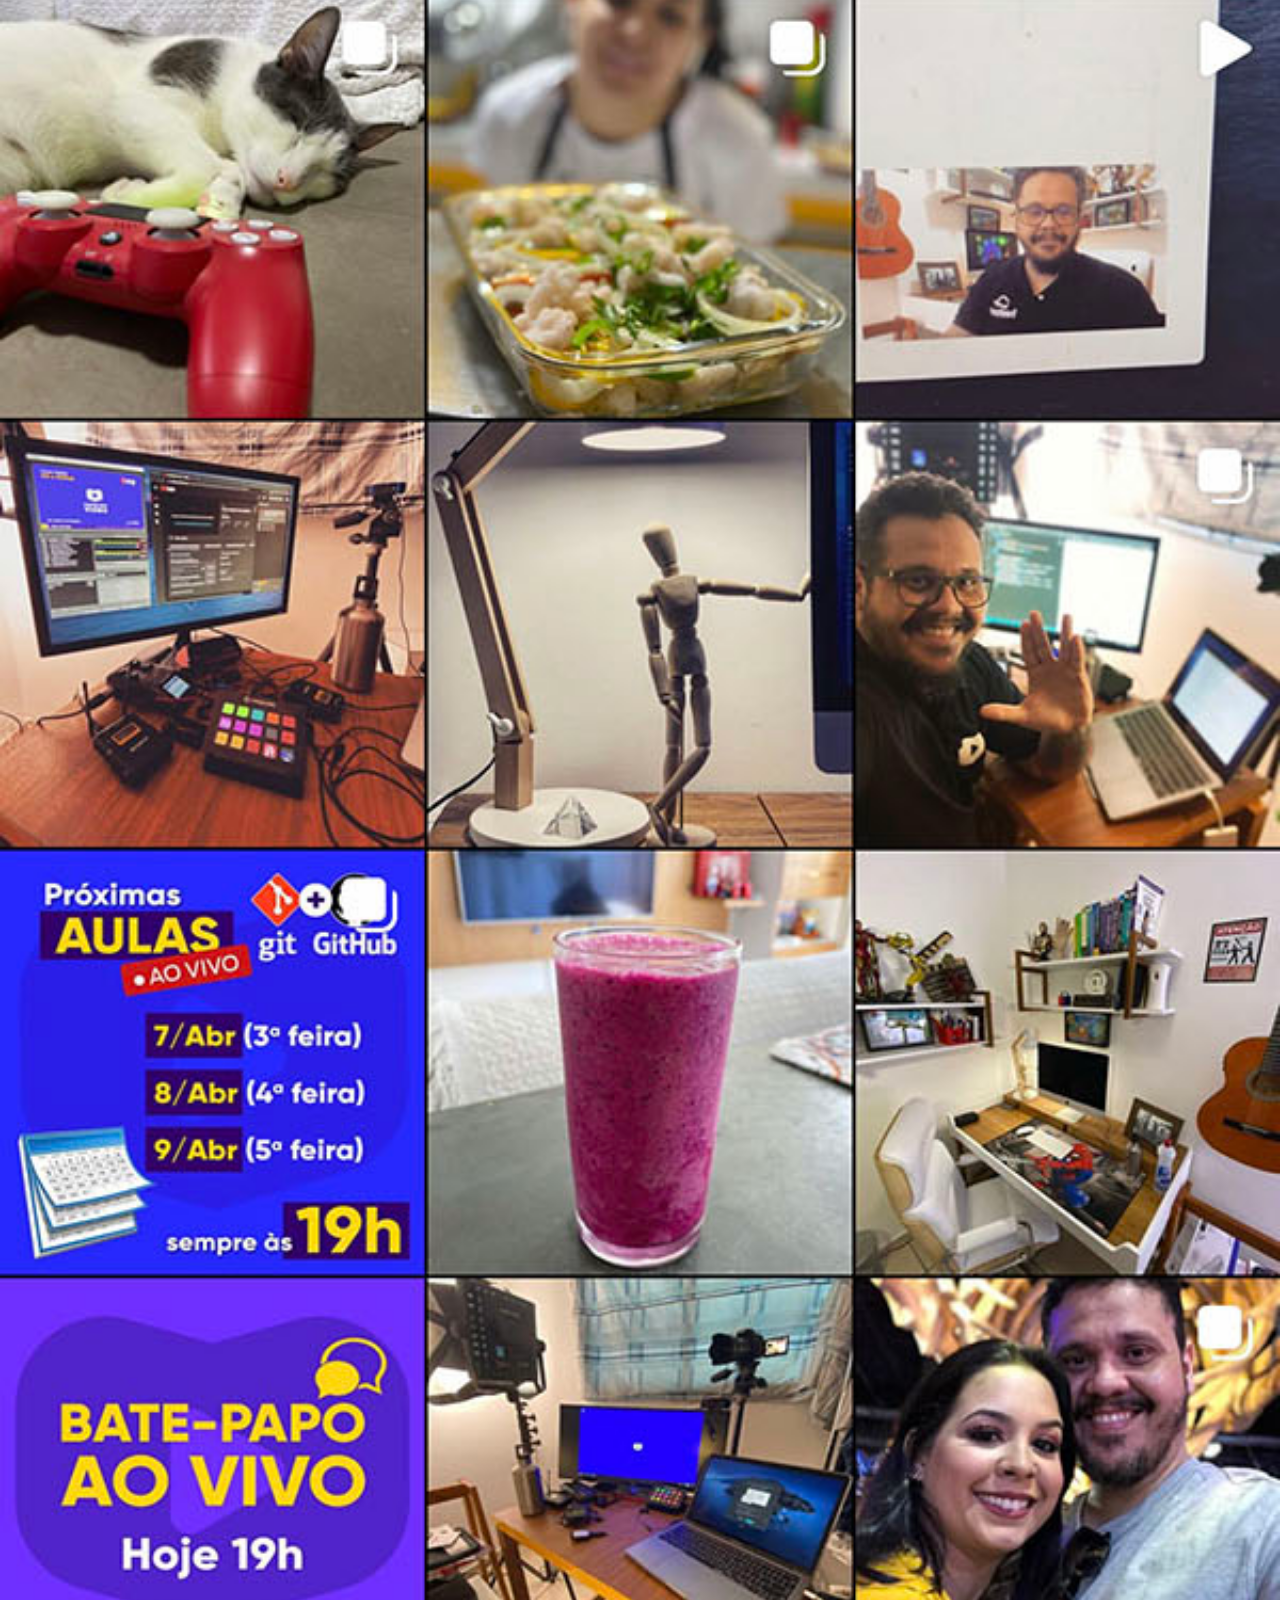
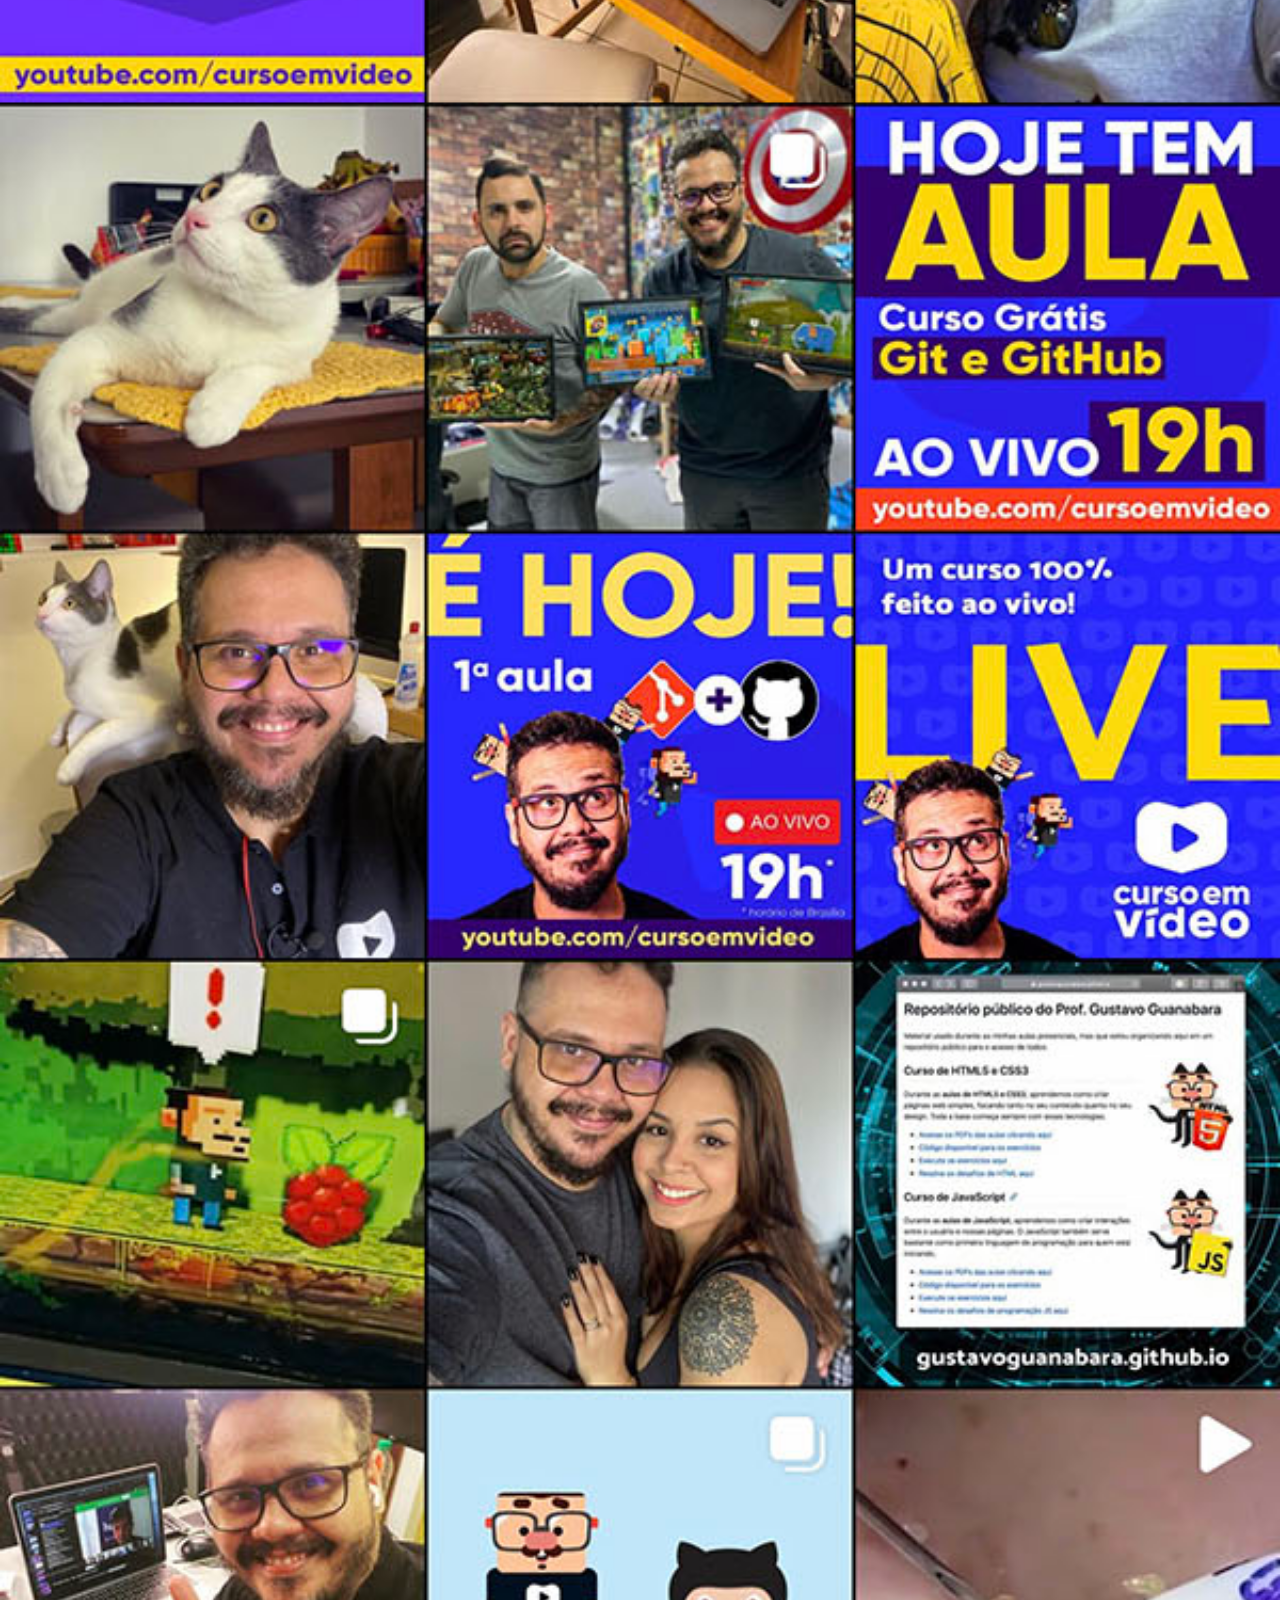
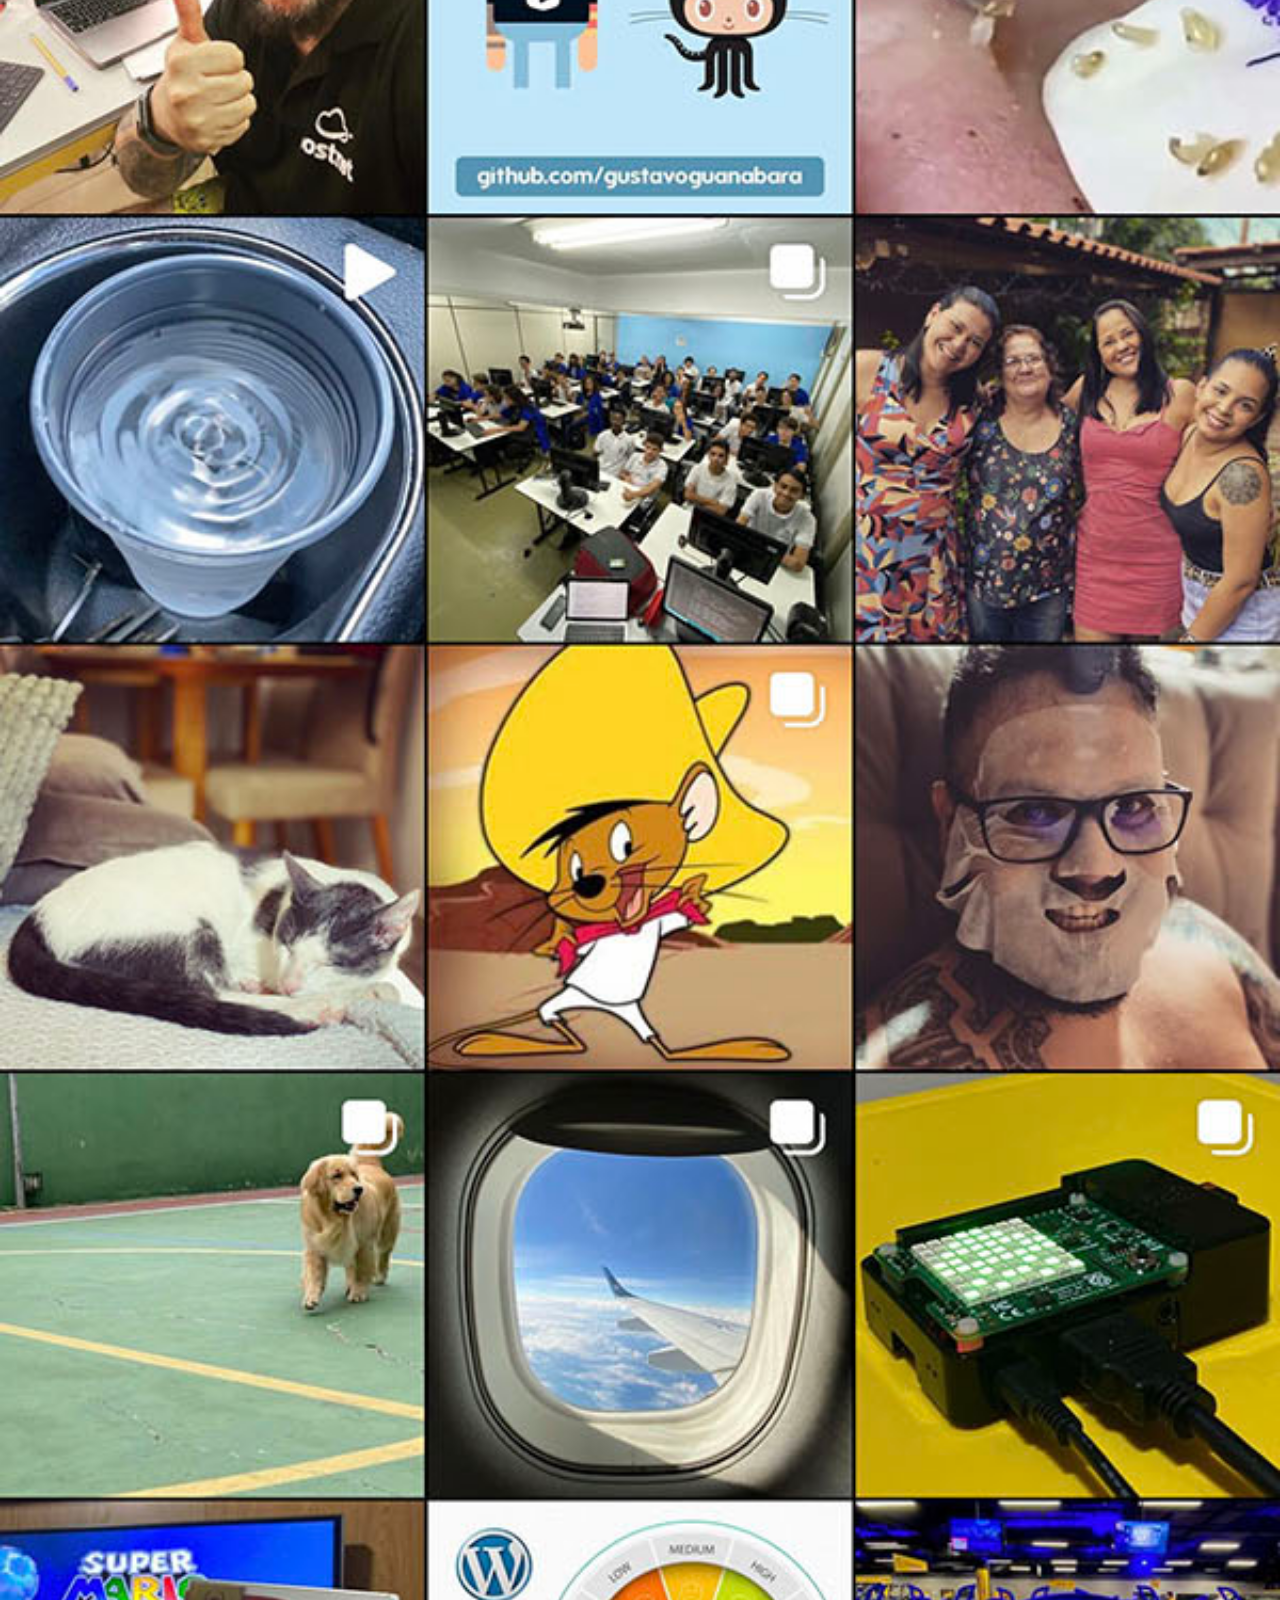
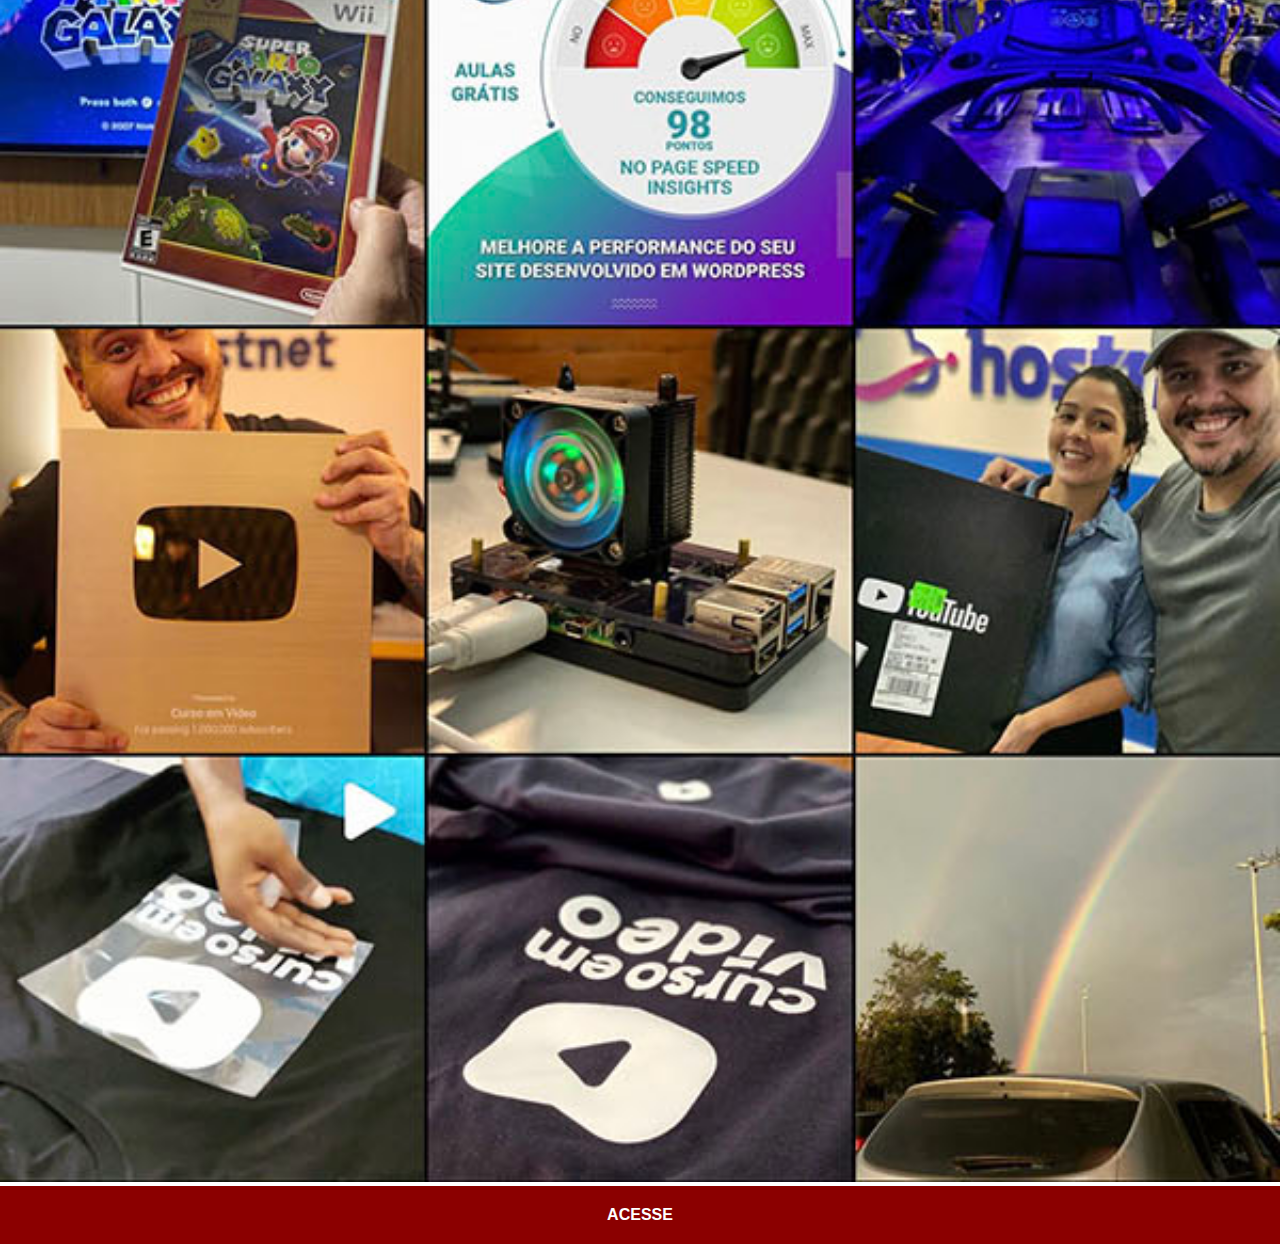
<file: instagram.html>
<!DOCTYPE html>
<html lang="pt-br">
<head>
    <meta charset="UTF-8">
    <meta name="viewport" content="width=device-width, initial-scale=1.0">
    <title>Document</title>
    <link rel="stylesheet" href="estilos/social.css">
</head>
<body>
    <img src="imagens/tela-instagram.jpg" alt="">
    <a href="https://www.instagram.com/gustavoguanabara/" target="_blank">ACESSE</a>
</body>
</html>
</file>
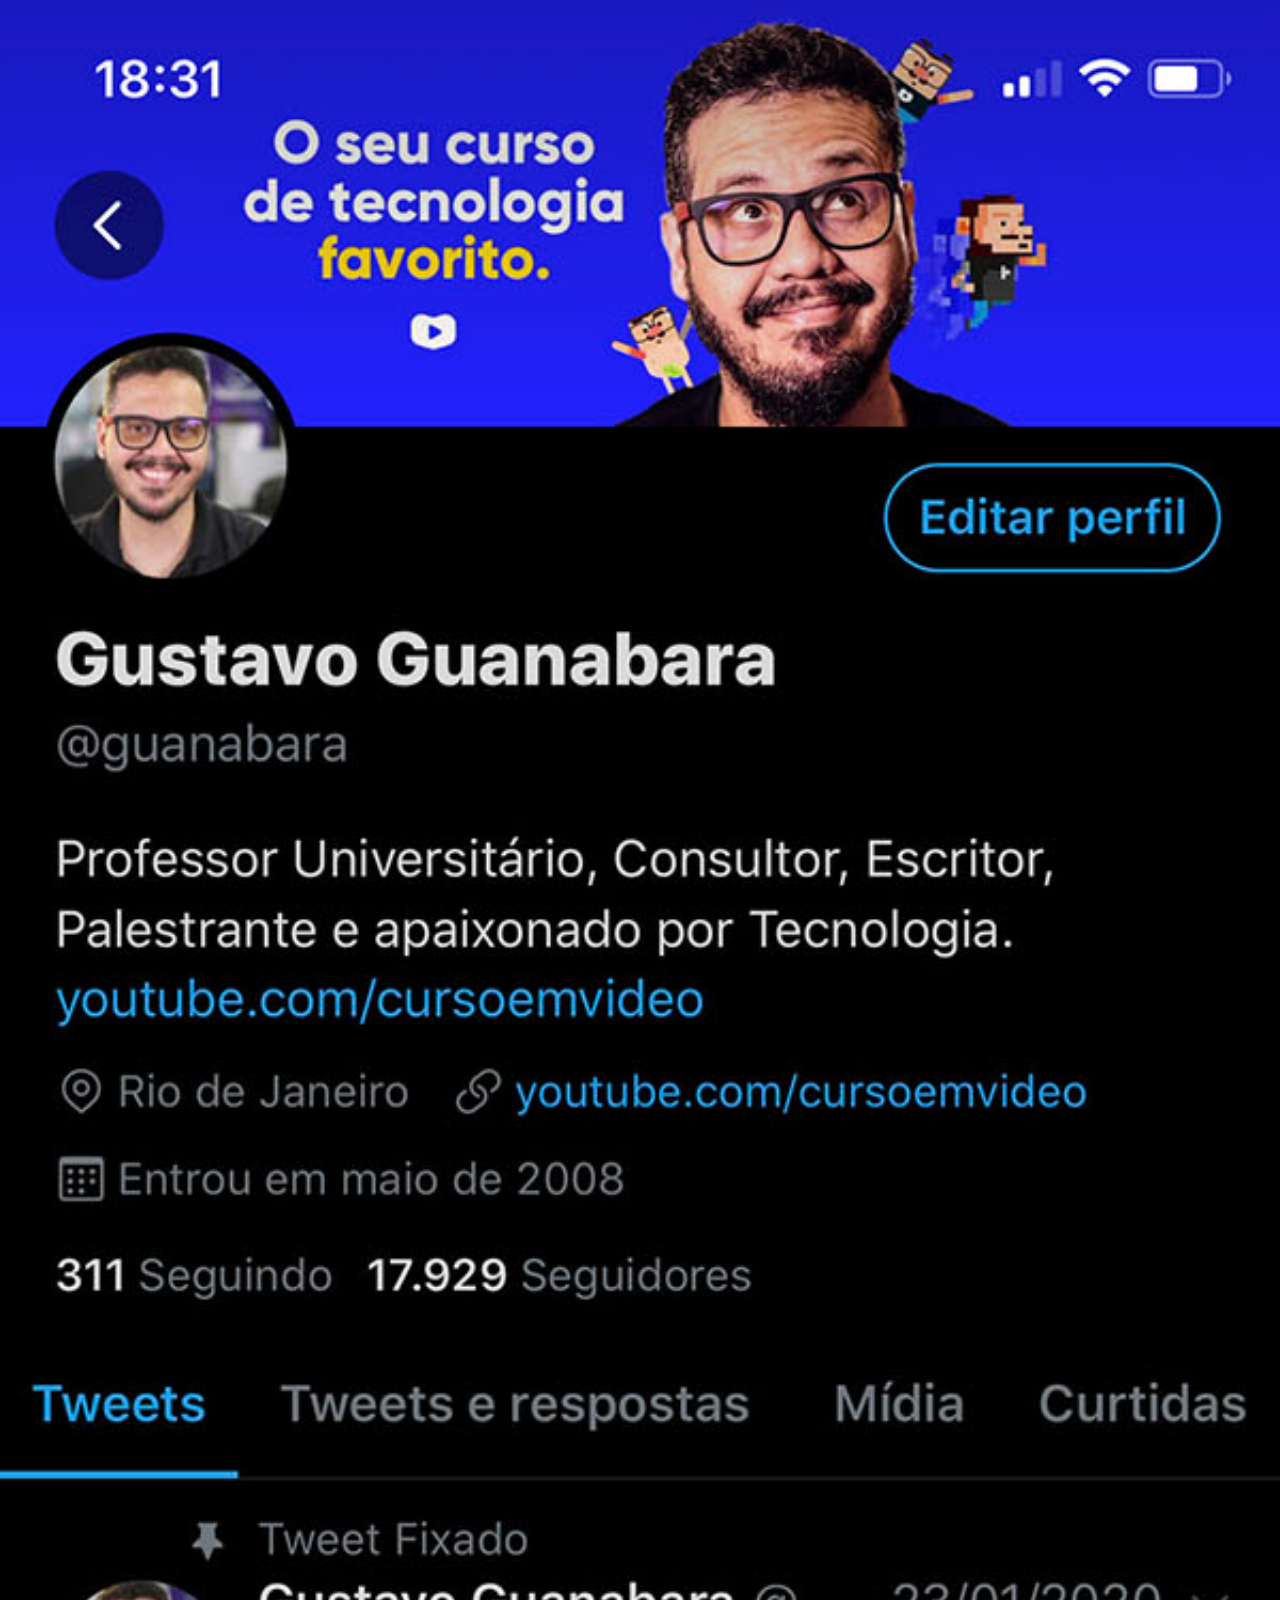
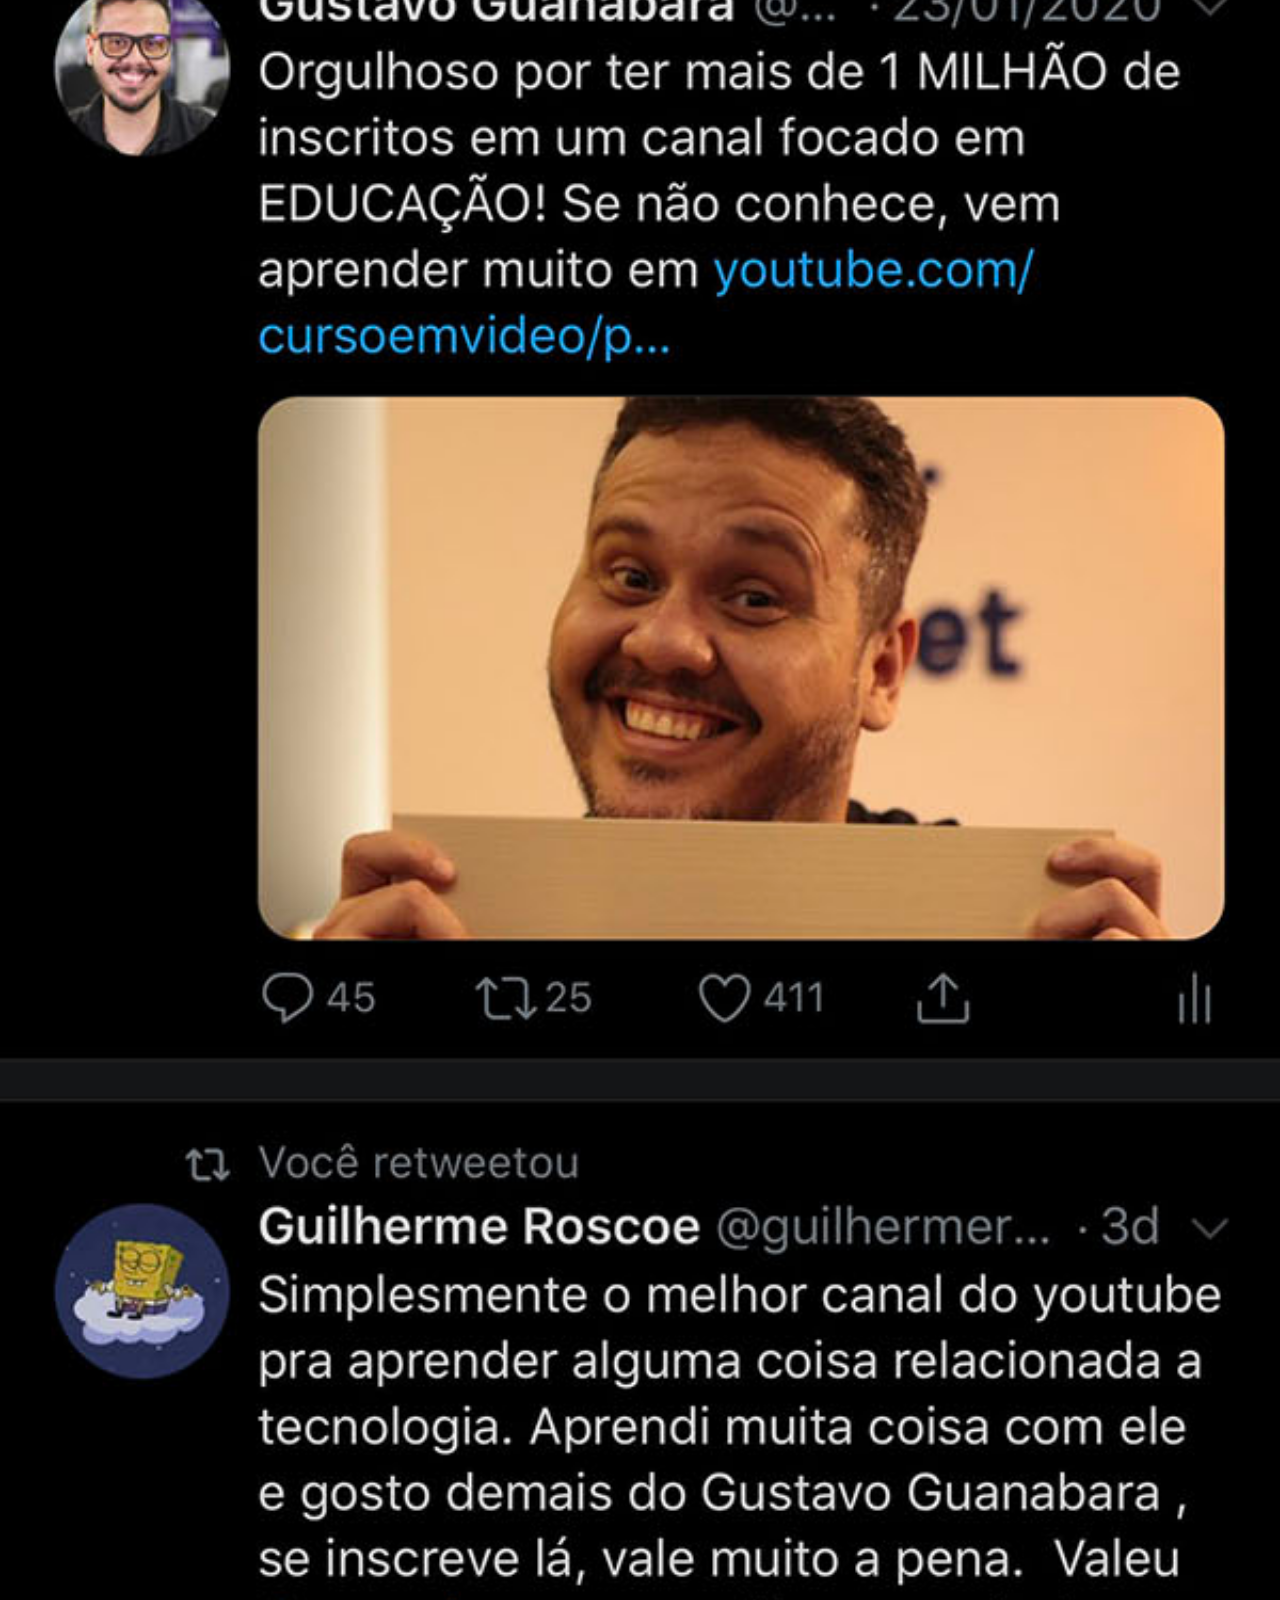
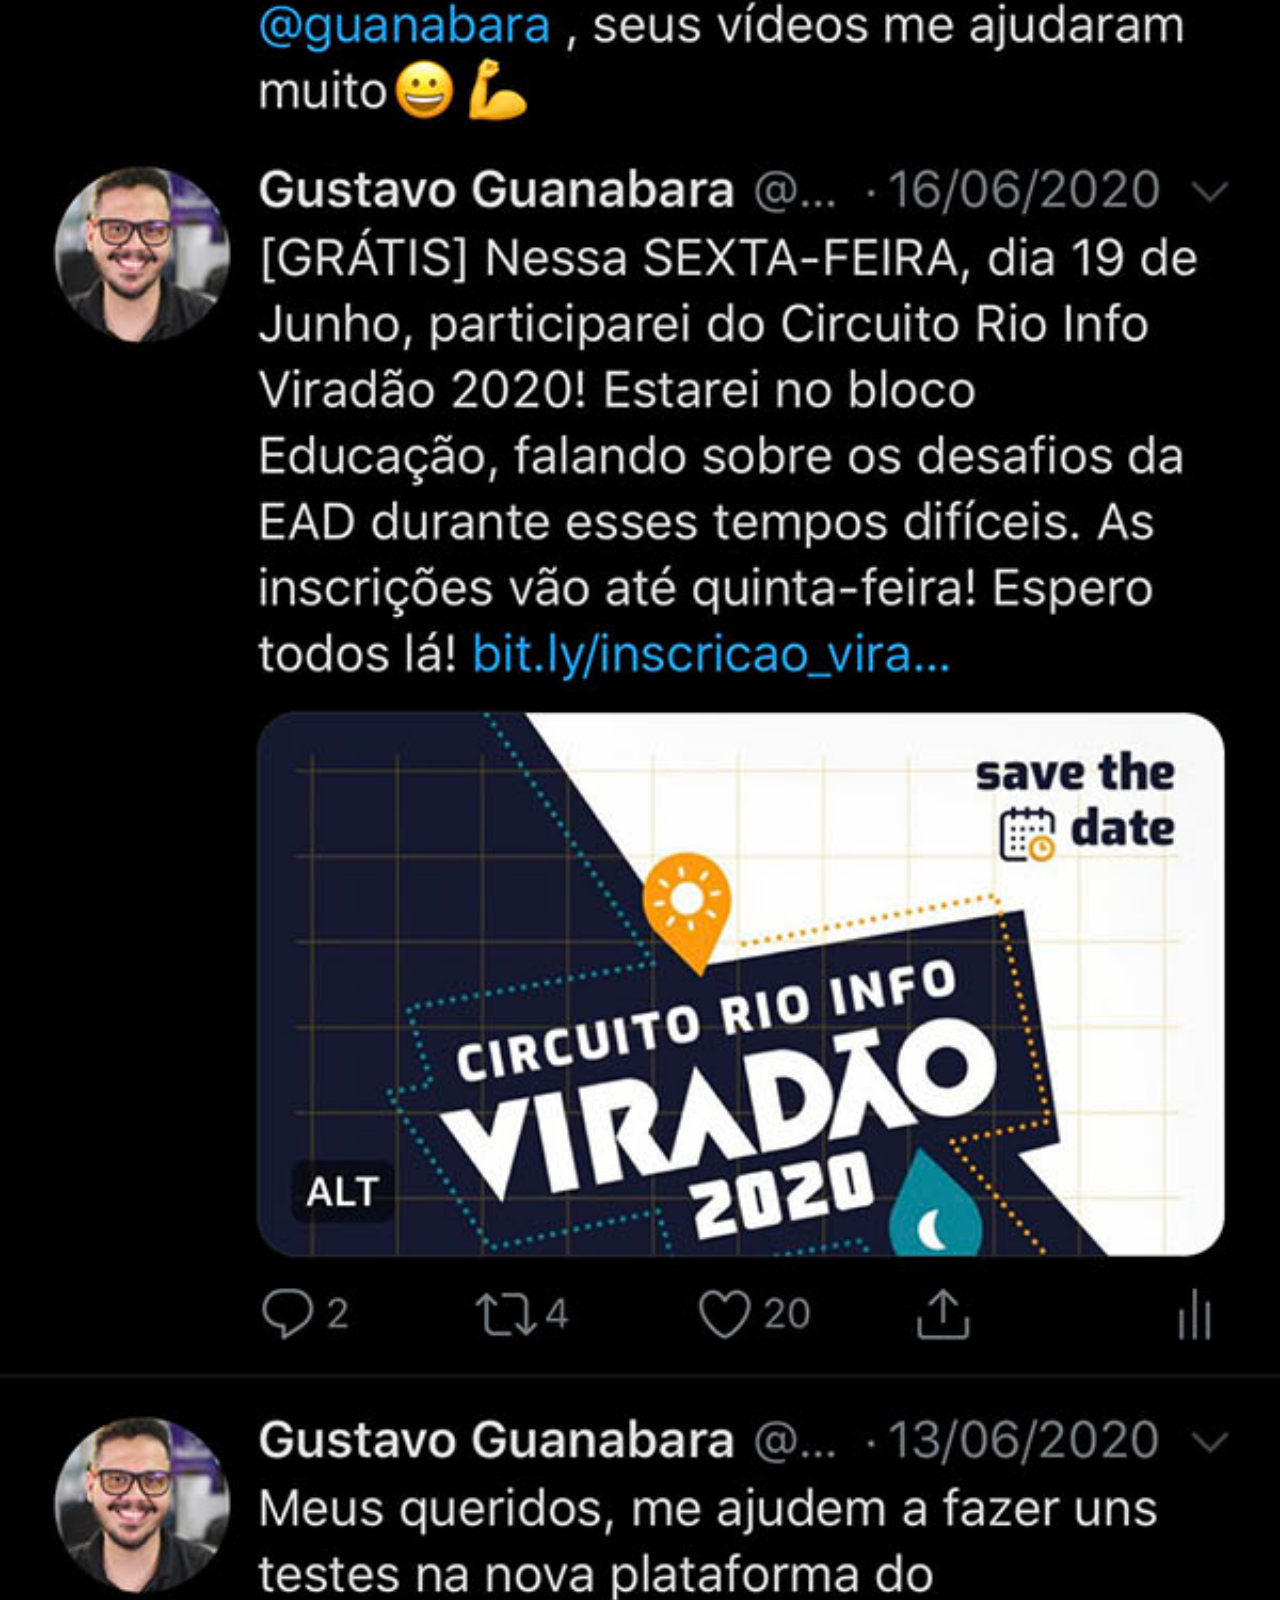
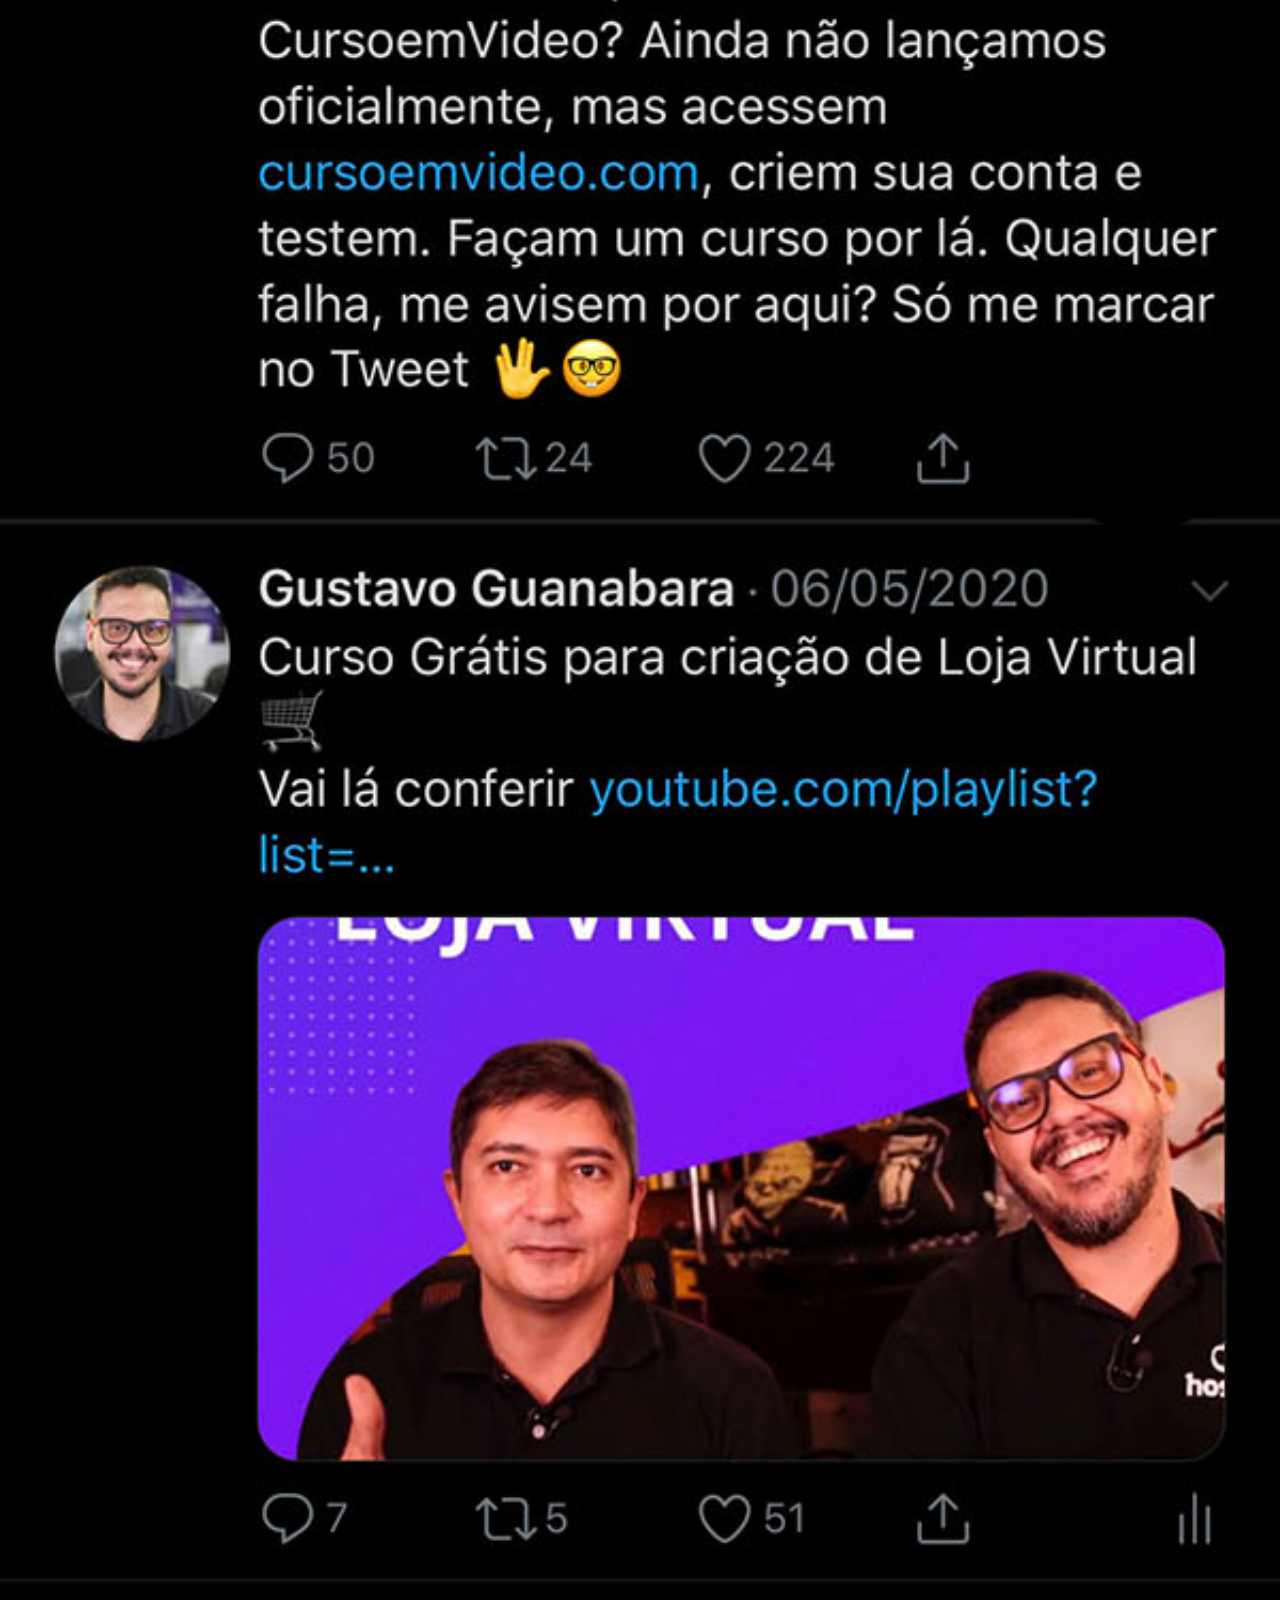
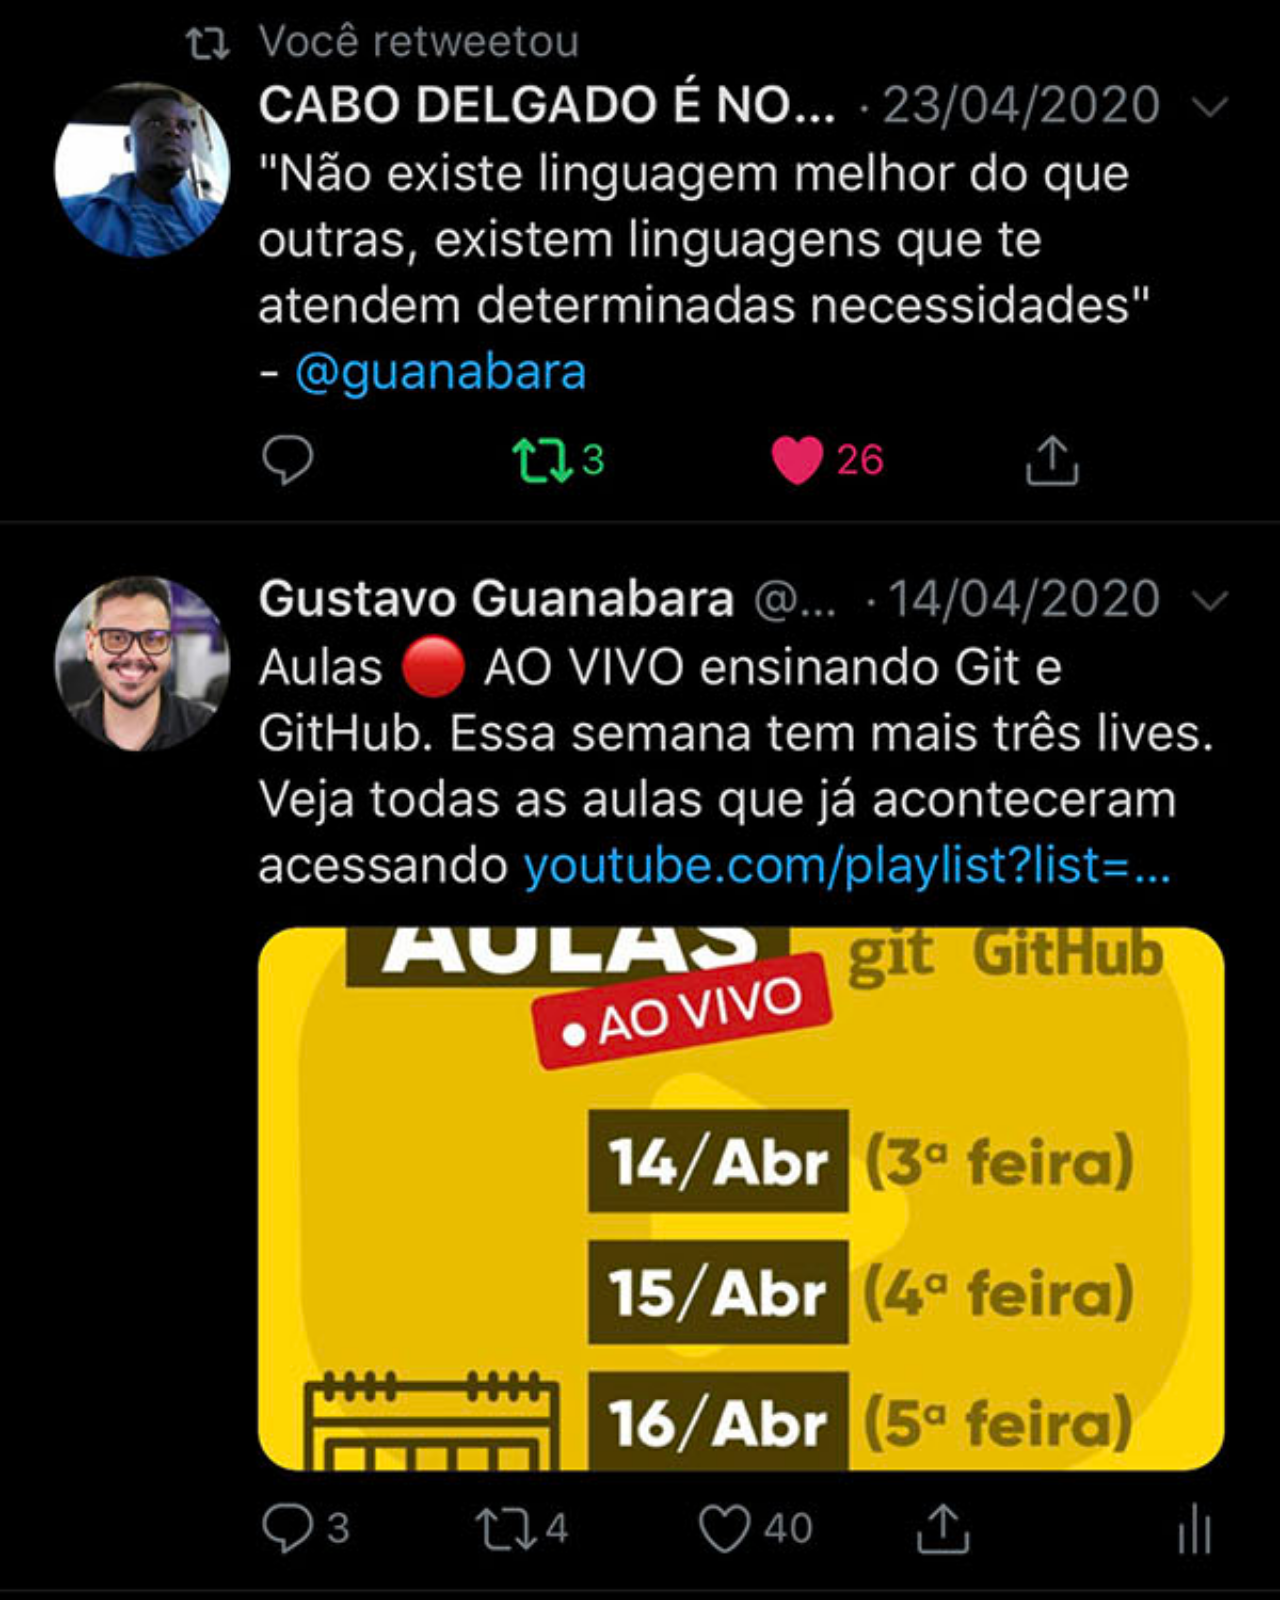
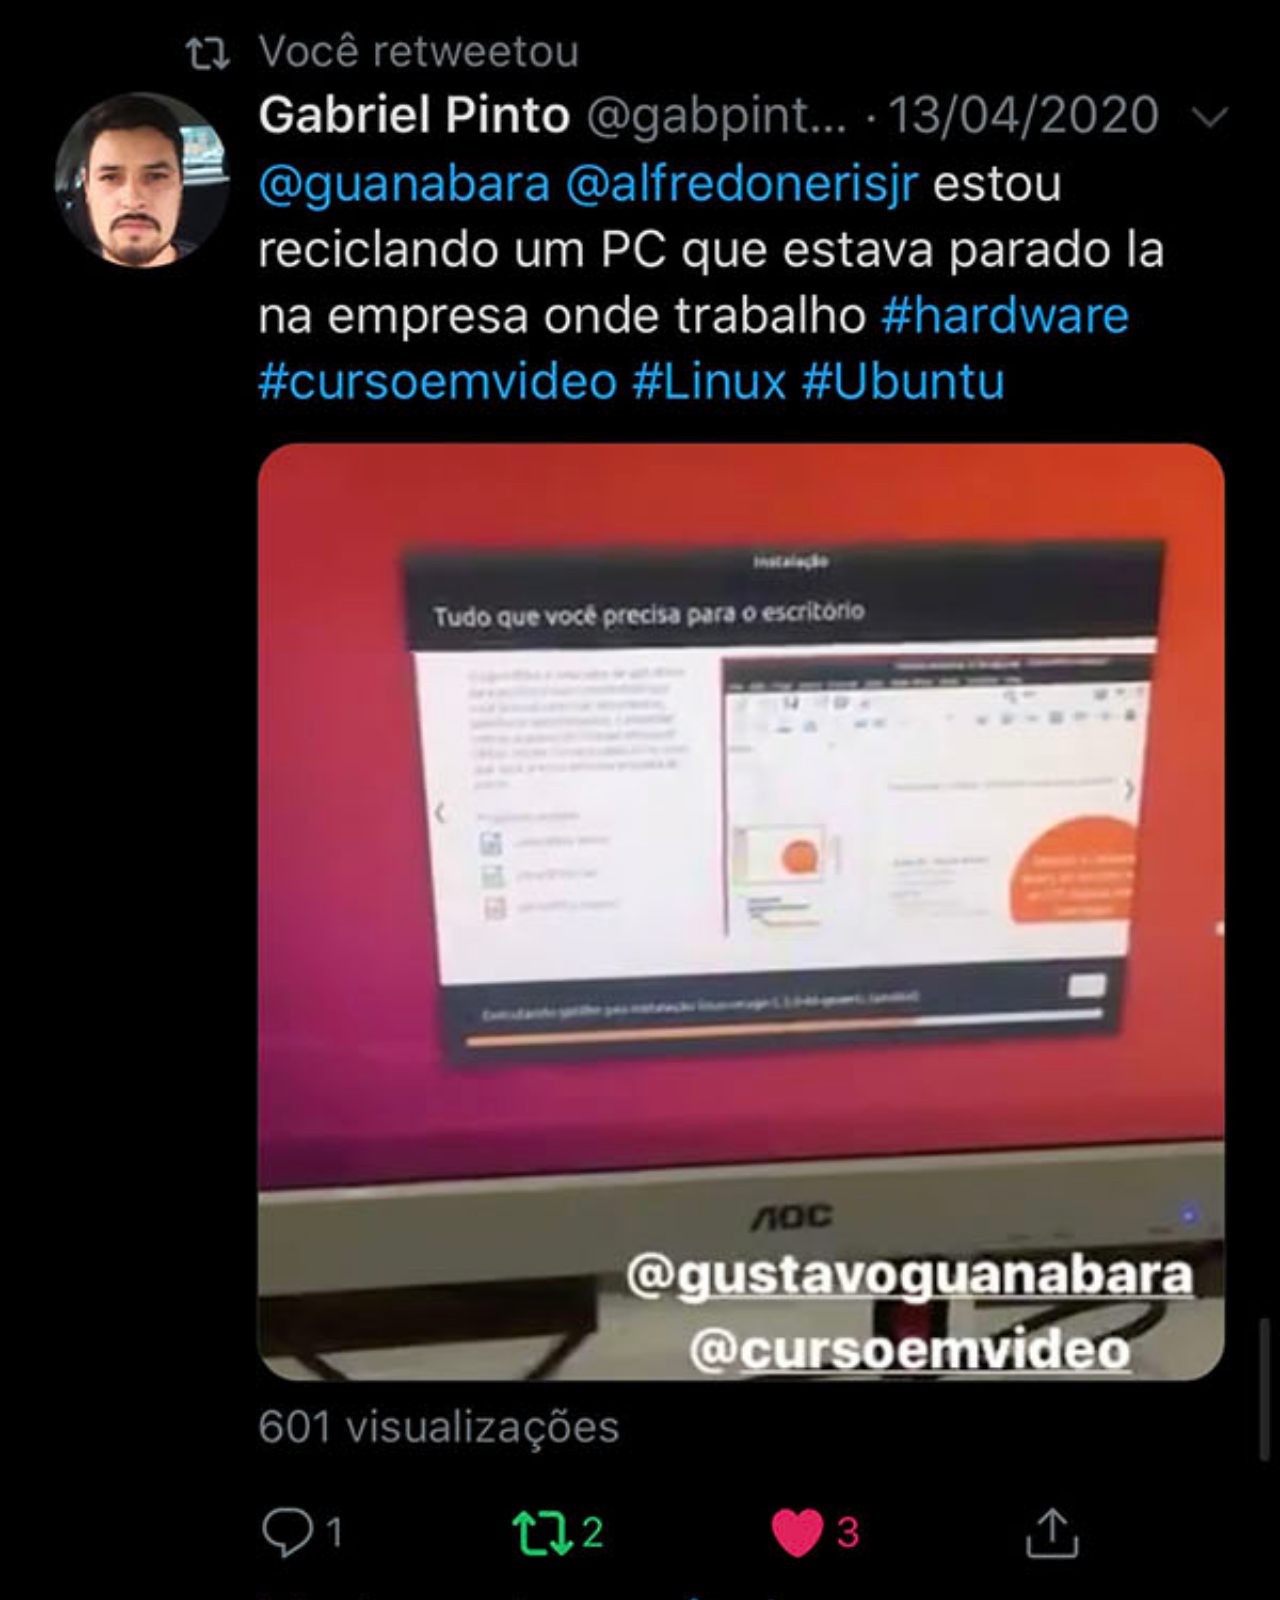
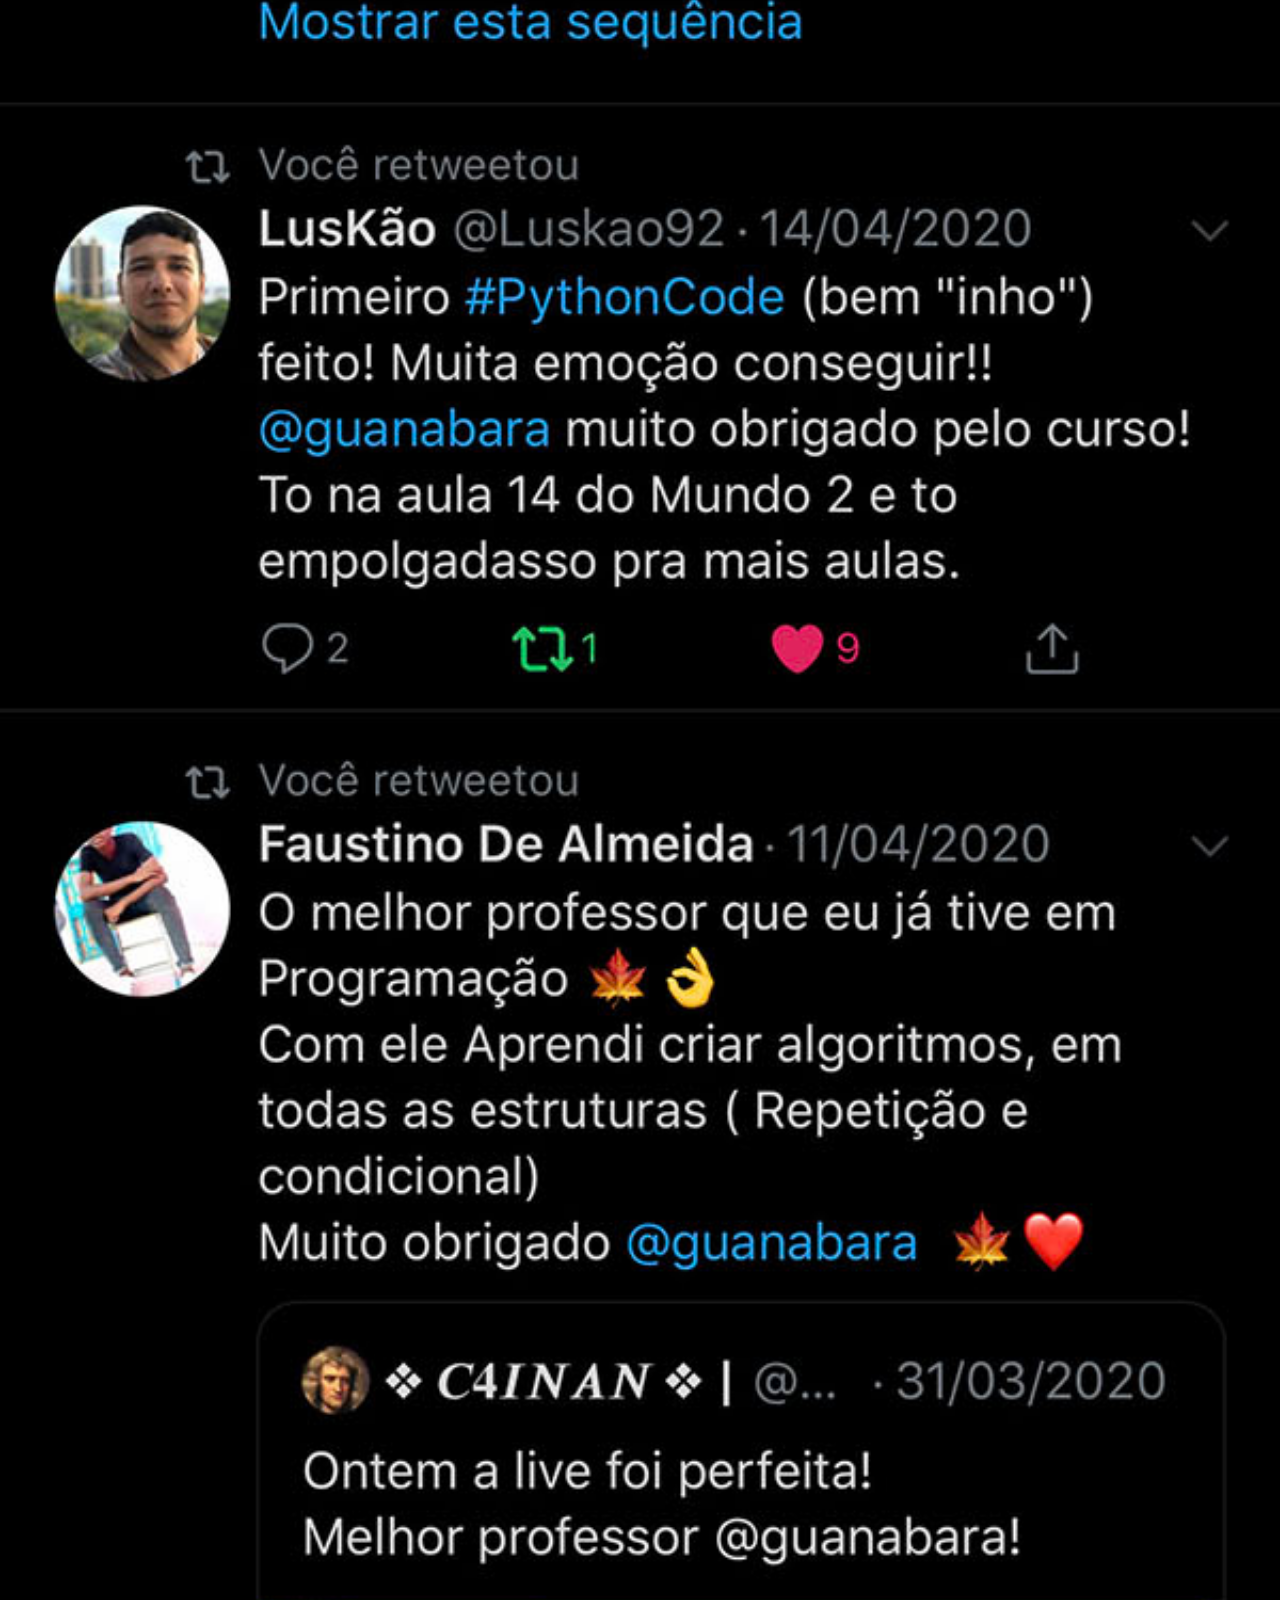
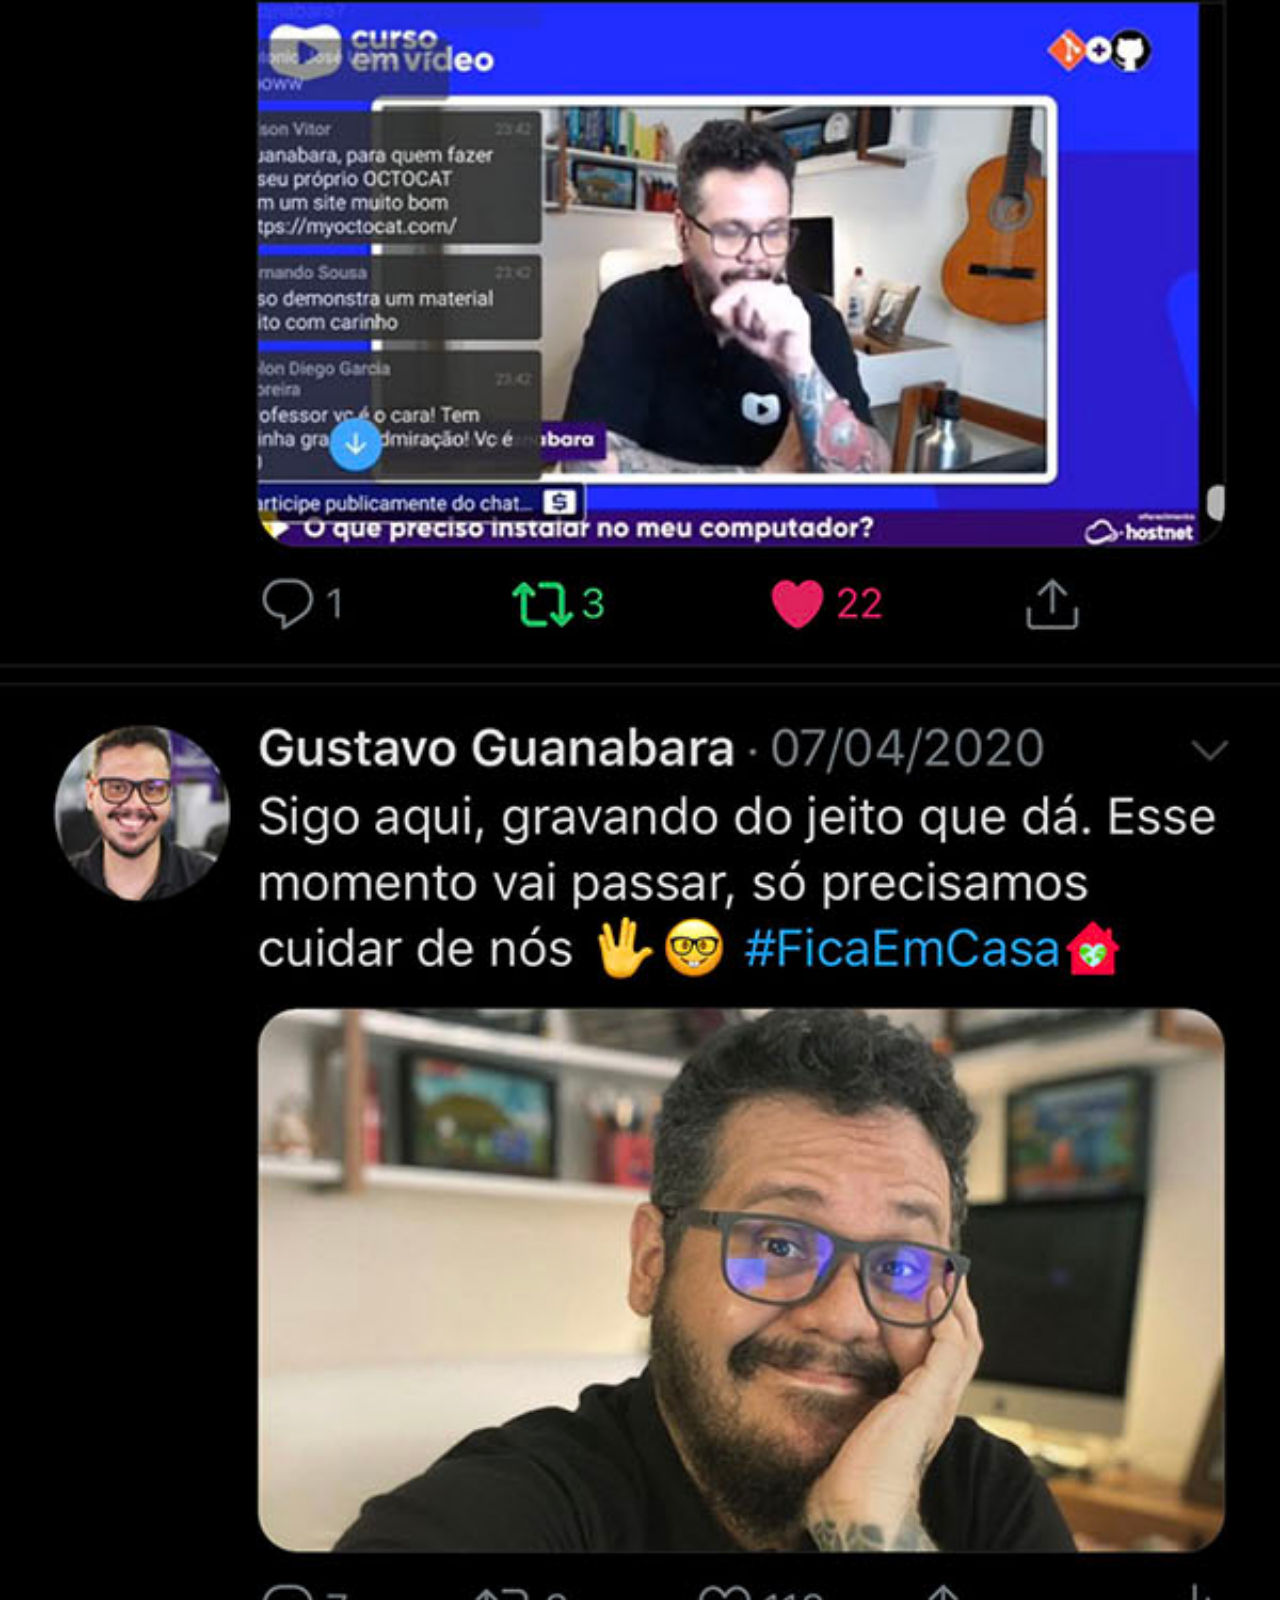
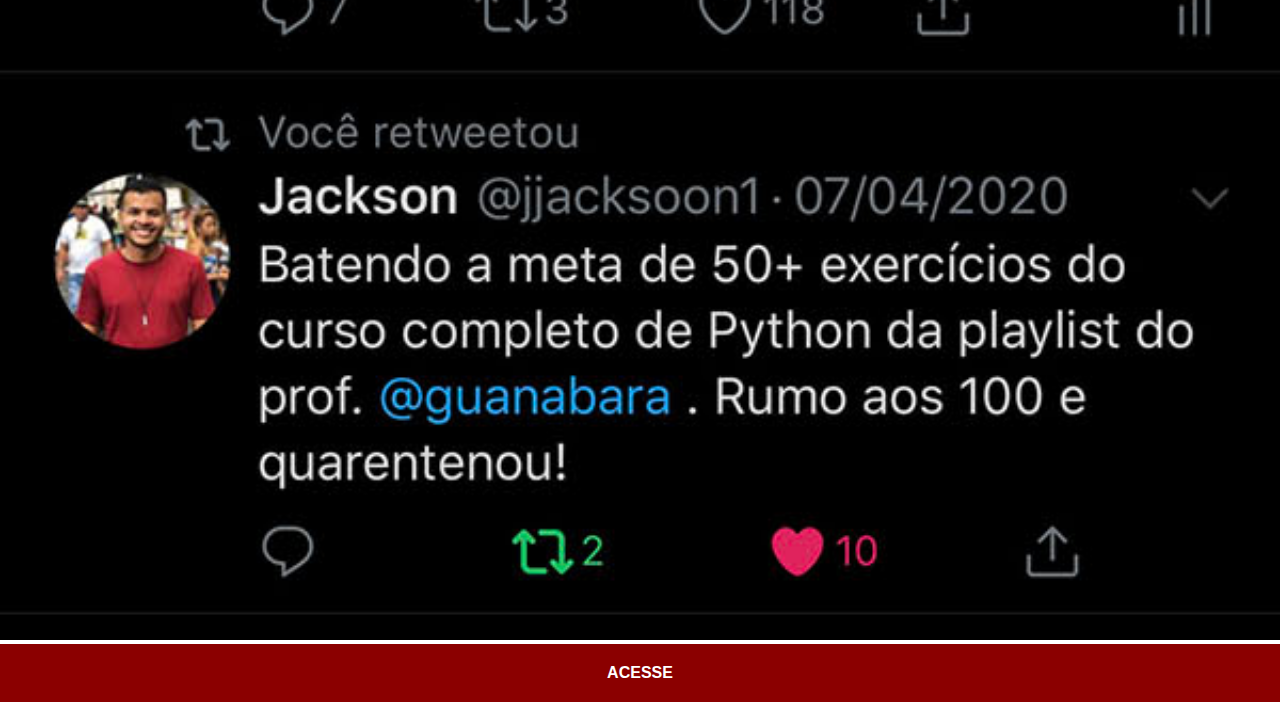
<file: twitter.html>
<!DOCTYPE html>
<html lang="pt-br">
<head>
    <meta charset="UTF-8">
    <meta name="viewport" content="width=device-width, initial-scale=1.0">
    <title>Youtube</title>
    <link rel="stylesheet" href="estilos/social.css">
</head>
<body>
    <img src="imagens/tela-twitter.jpg" alt="Tela twitter">
    <a href="https://twitter.com/cursosemvideo" target="_blank">ACESSE</a>

</body>
</html>
</file>
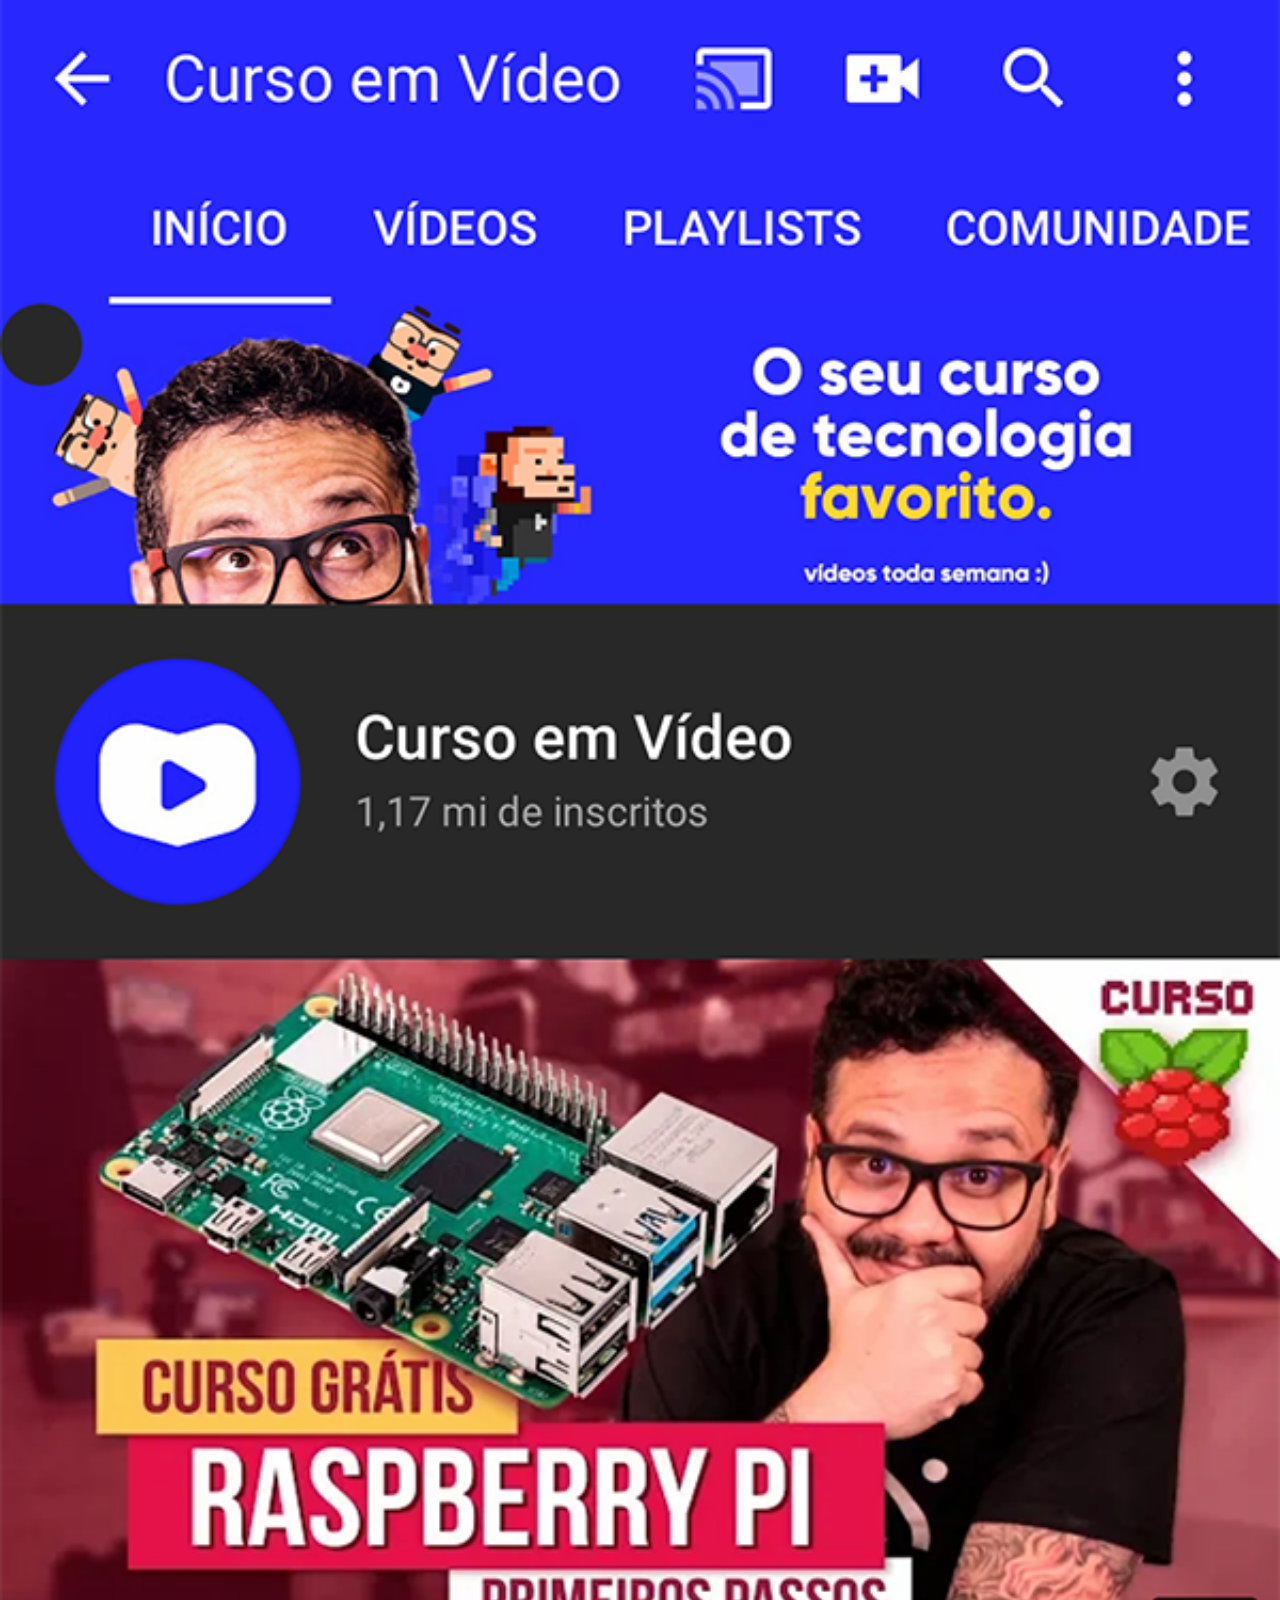
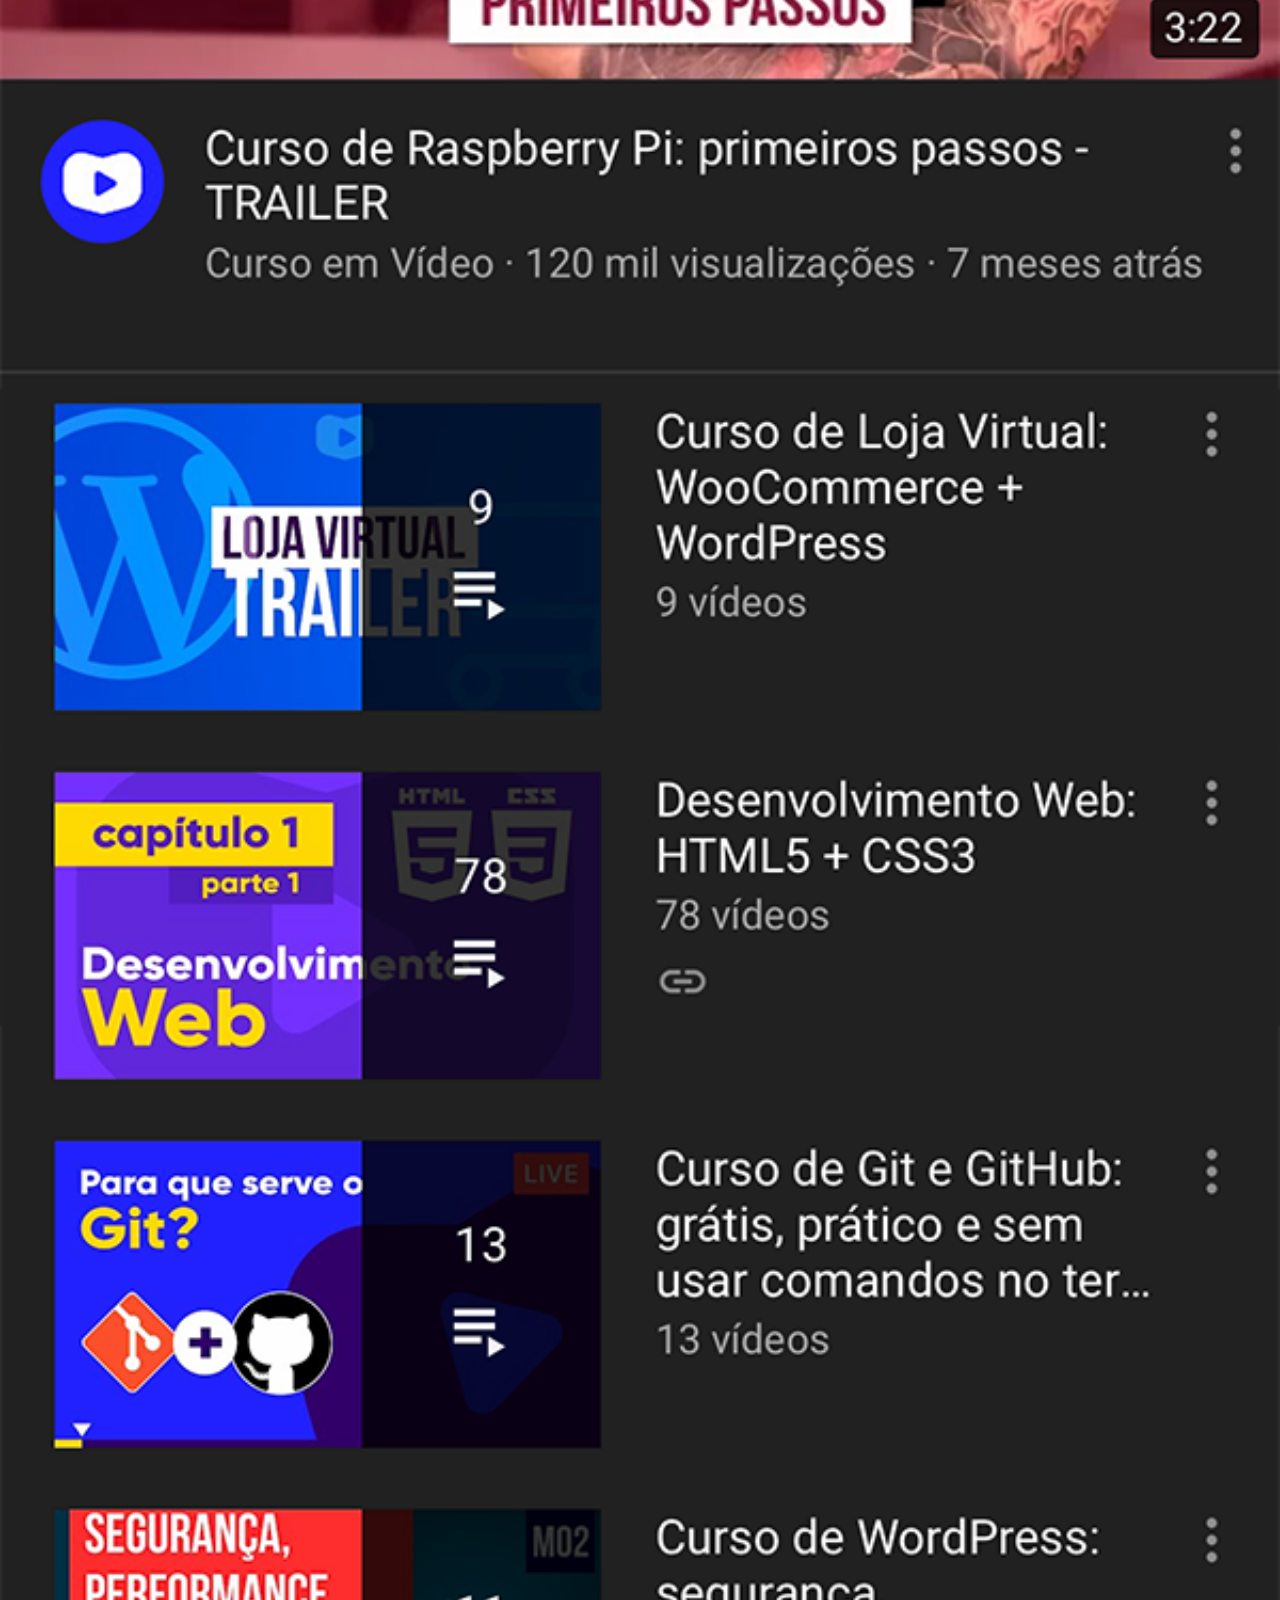
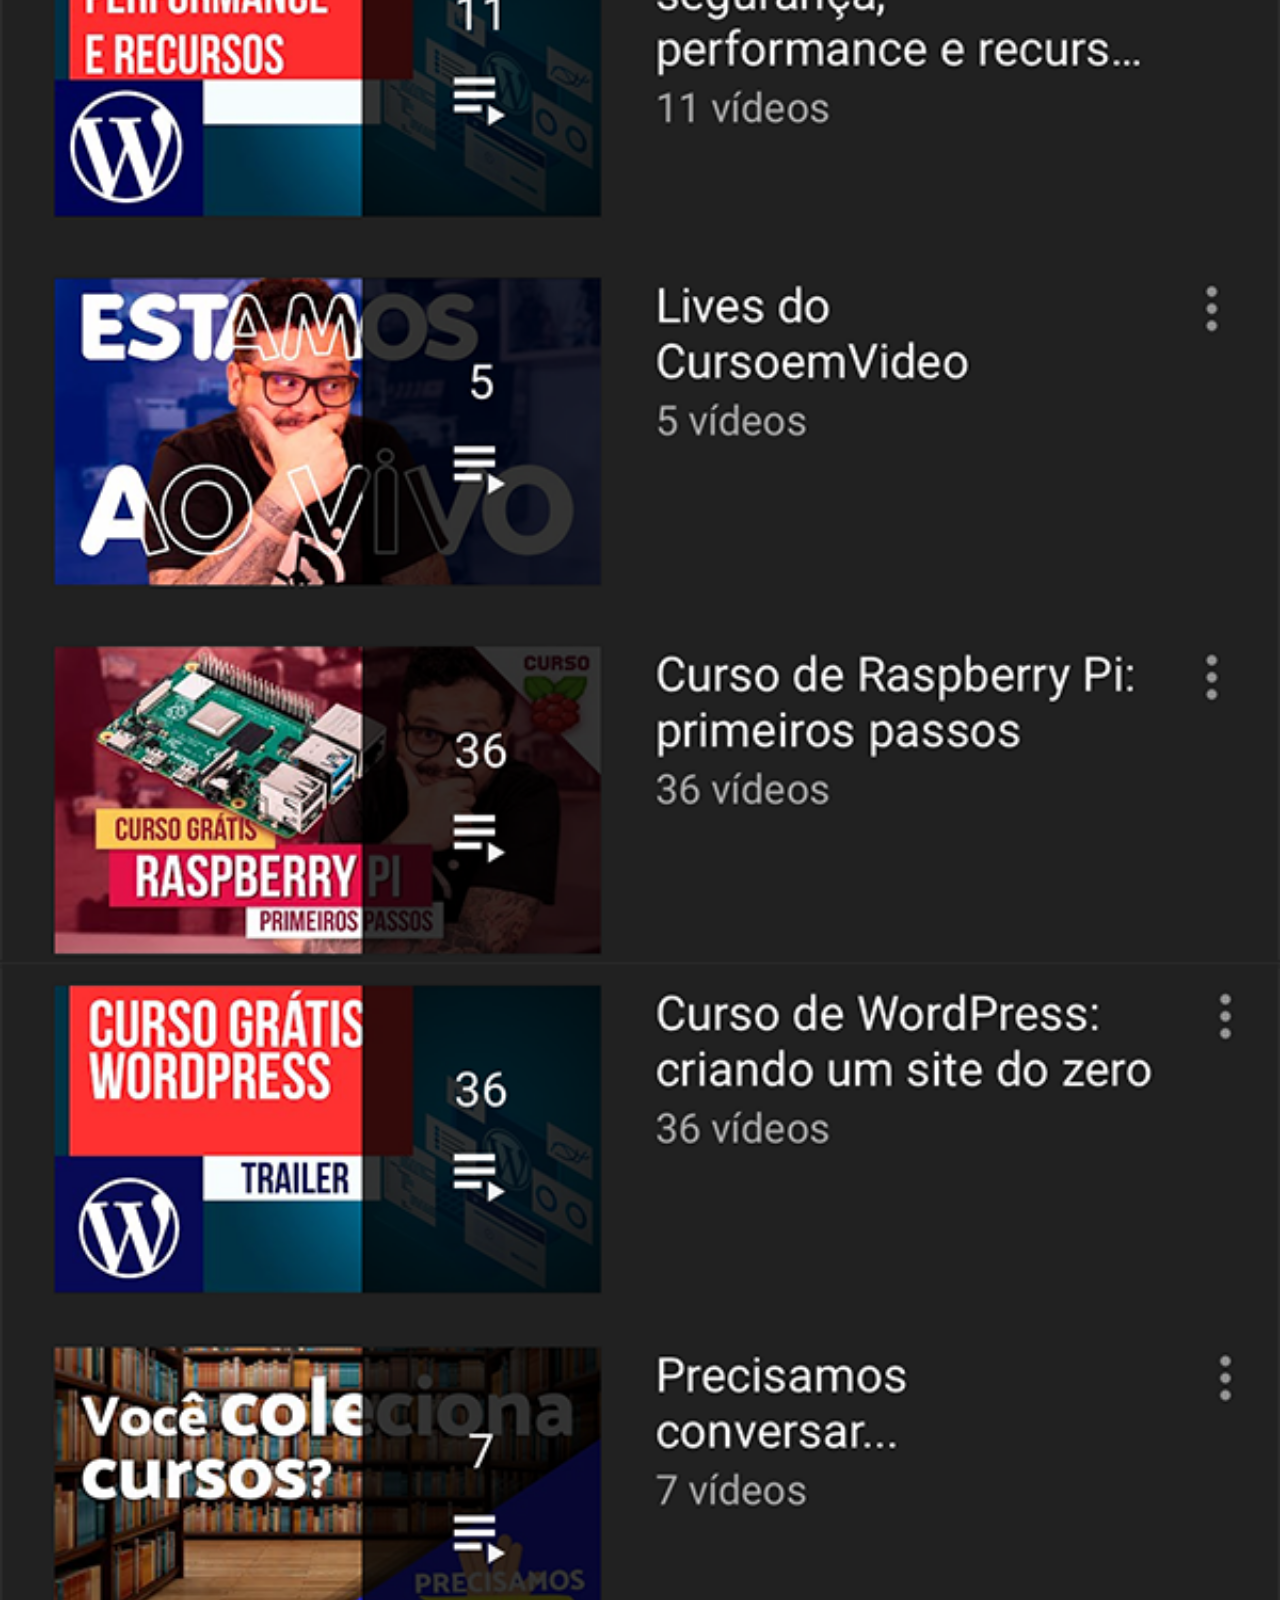
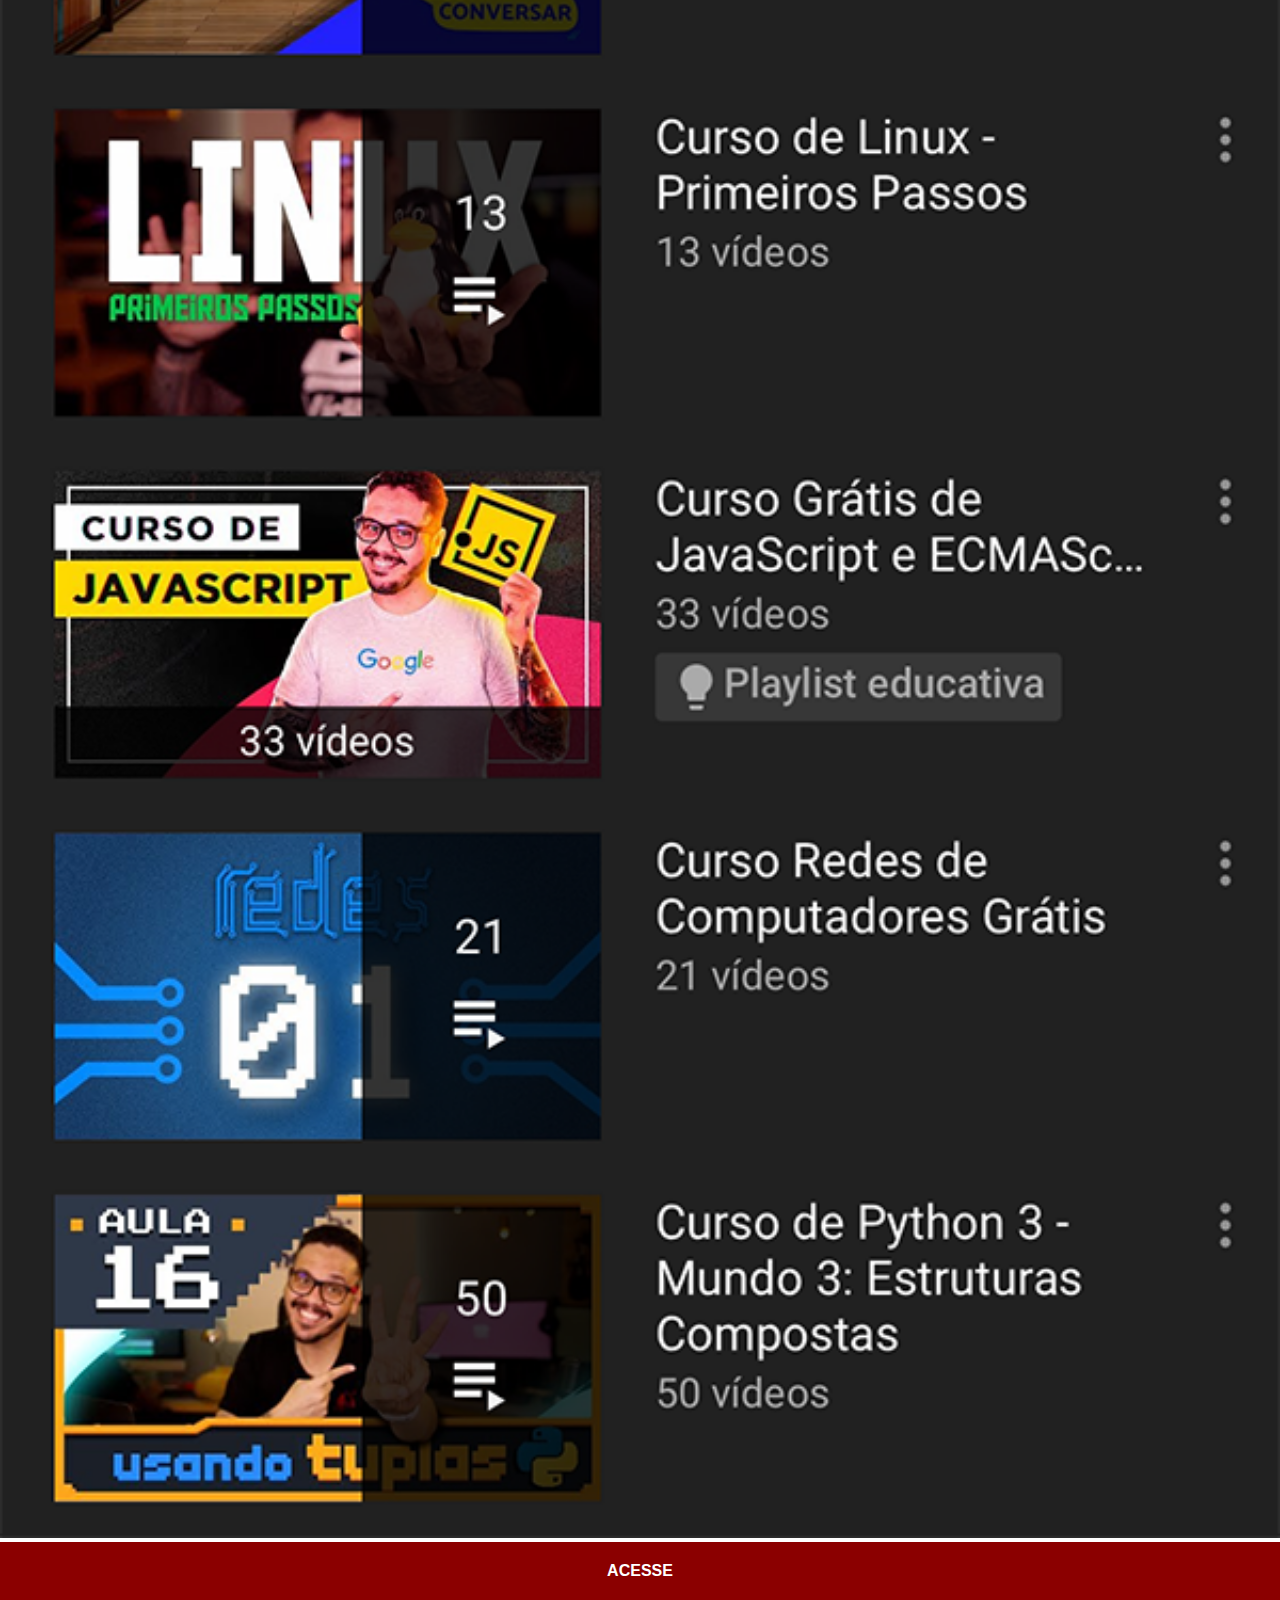
<file: youtube.html>
<!DOCTYPE html>
<html lang="pt-br">
<head>
    <meta charset="UTF-8">
    <meta name="viewport" content="width=device-width, initial-scale=1.0">
    <title>Youtube</title>
    <link rel="stylesheet" href="estilos/social.css">
</head>
<body>
    <img src="imagens/tela-youtube.png" alt="">
    <a href="https://www.youtube.com/@CursoemVideo/playlists" target="_blank">ACESSE</a>

</body>
</html>
</file>
<file: estilos/style.css>
@charset "UTF-8";

* {
   margin: 0px; 
   padding: 0px;
   font-family: Arial, Helvetica, sans-serif;
}

html, body {
    height: 100vh;
    width: 100vw;
    background-color: black;
}

body {
    background: url("../imagens/fundo-madeira.jpg") no-repeat top center;
    background-size: cover;
    background-attachment: fixed;
}

main {
    position: relative;
    height: 100vh;
}

section#telefone {
    position: absolute;
    top: 50%;
    left: 50%;
    transform: translate(-50%, -50%);
    height: 627px;
    width: 311px;
    background: url('../imagens/frame-iphone.png') no-repeat;
    
}

iframe#tela {
    position: relative;
    top: 80px;
    left: 22px;
    width: 267px;
    height: 472px;
}
section#redes-sociais {
    text-align: right;
}
section#redes-sociais > a > img {
    width: 50px;
    margin: 10px;
    border-radius: 50%; /* USAR 50% PARA DEIXAR IMAGEM QUADRADA RENDONDA*/
    box-shadow: 2px 2px 5px rgba(0, 0, 0, 0.521);
    box-sizing: border-box; /* PARA O BOTAO NÃO SE MEXER QUANDO ATIVAR A BORDA COM O HOVER*/
}
section#redes-sociais img:hover {
    border: 3px solid rgba(255, 255, 255, 0.637);
    transform: translate(-3px, -3px); /*para fazer "movimento" no botão */
    box-shadow: 5px 5px 10px rgba(0, 0, 0, 0.596);
    transition: transform 0.3s, border 1s; /*tempo para fazer o movimento do botão*/
}
</file>
<file: estilos/social.css>
@charset "UTF-8";

* {
    margin: 0px;   
    padding: 0px;
    font-family: Arial, Helvetica, sans-serif;
}
::-webkit-scrollbar
 { /*usar para tirar barra de rolagem*/
        width: 0px;
        height: 0px;
    }
img {
    width: 100vw;
}
a {
    display: block;
    background-color: darkred;
    color: white;
    padding: 20px;
    text-align: center;
    font-weight: bold;
    text-decoration: none;
}
a:hover {
    background-color: red;
}
</file>
